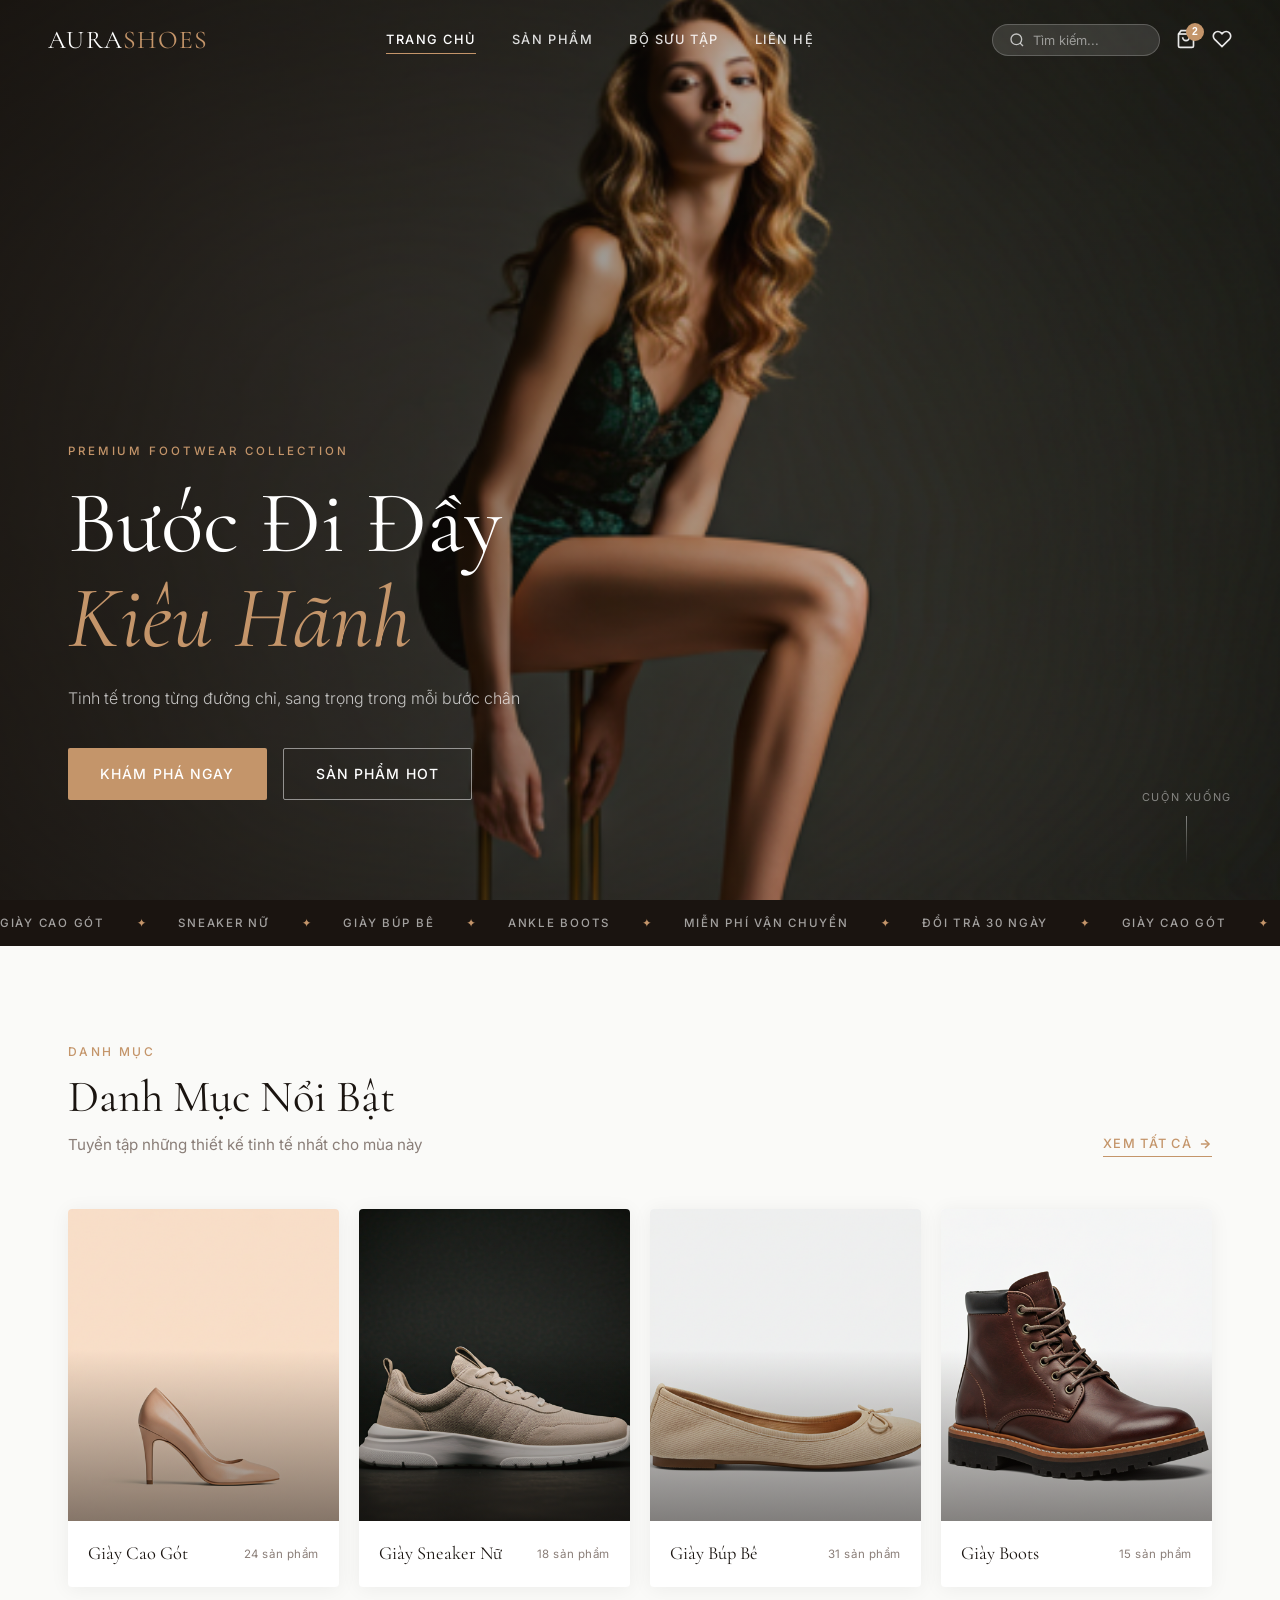
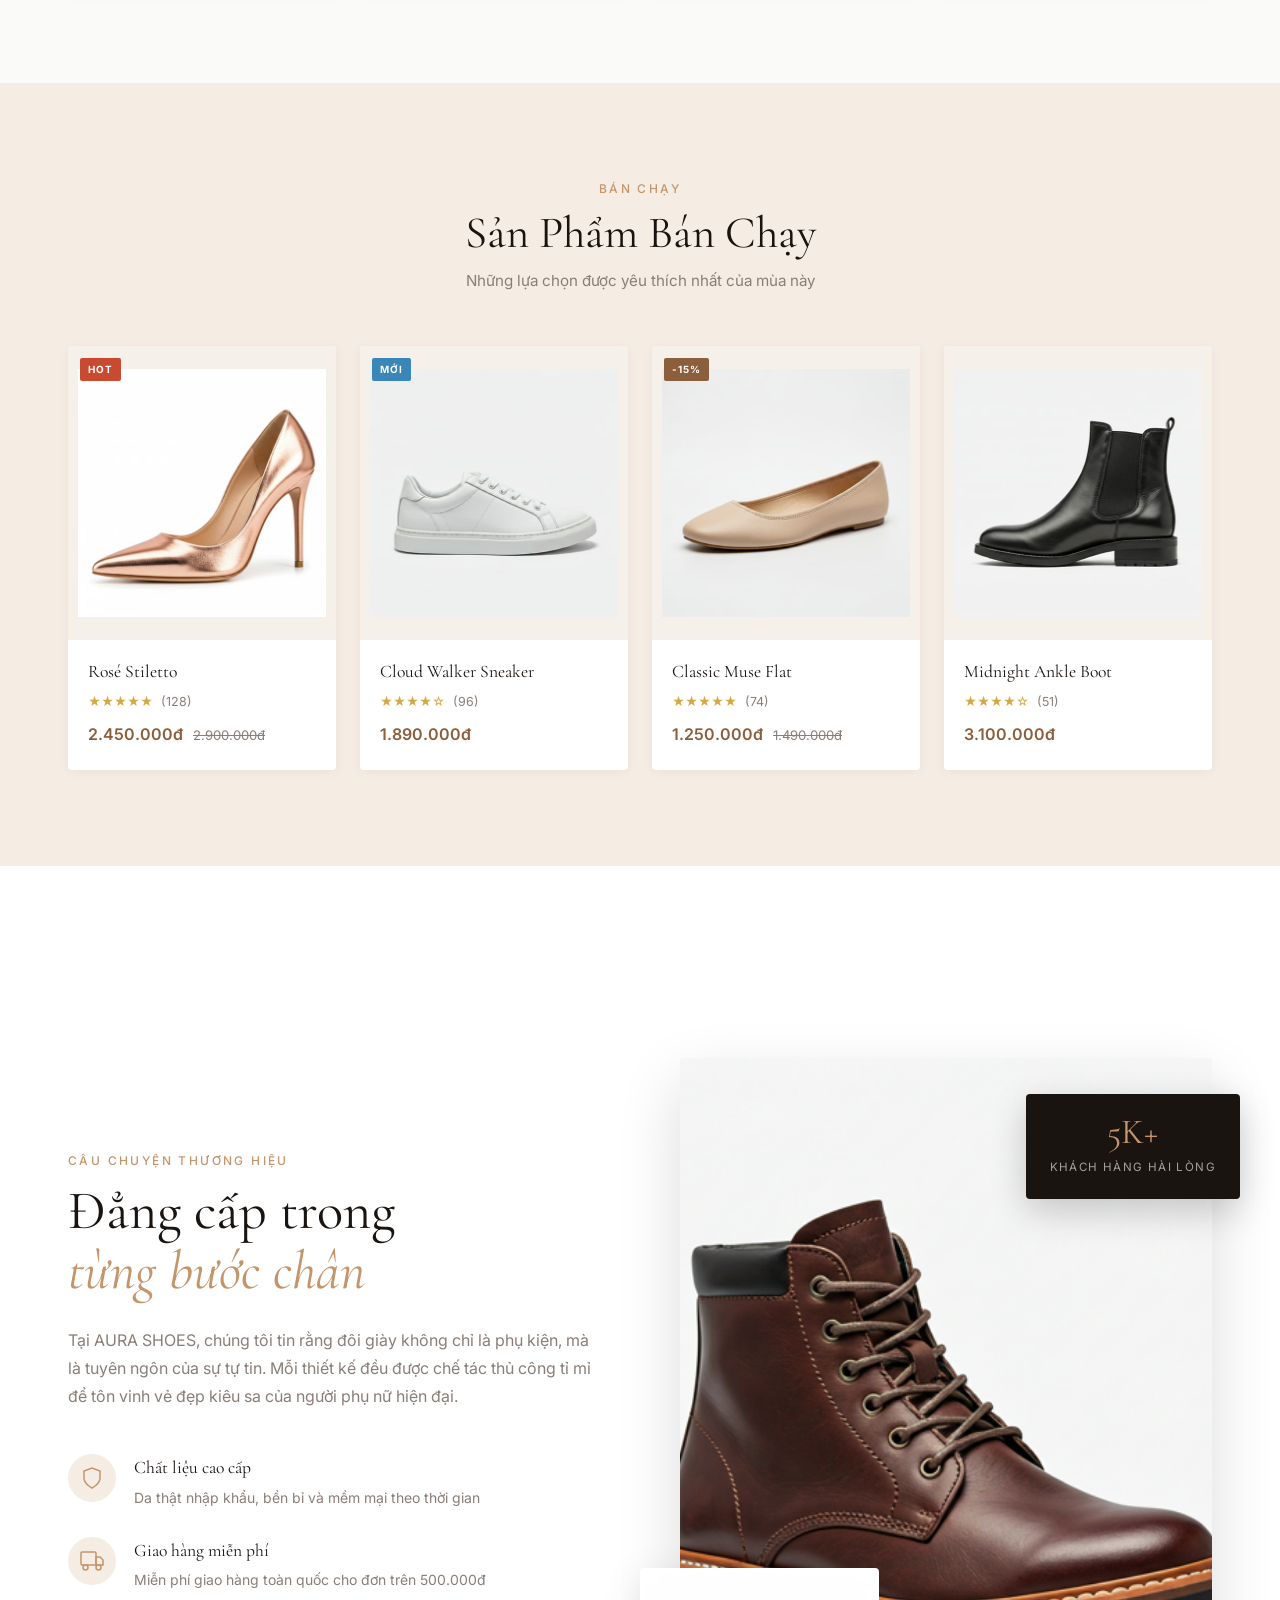
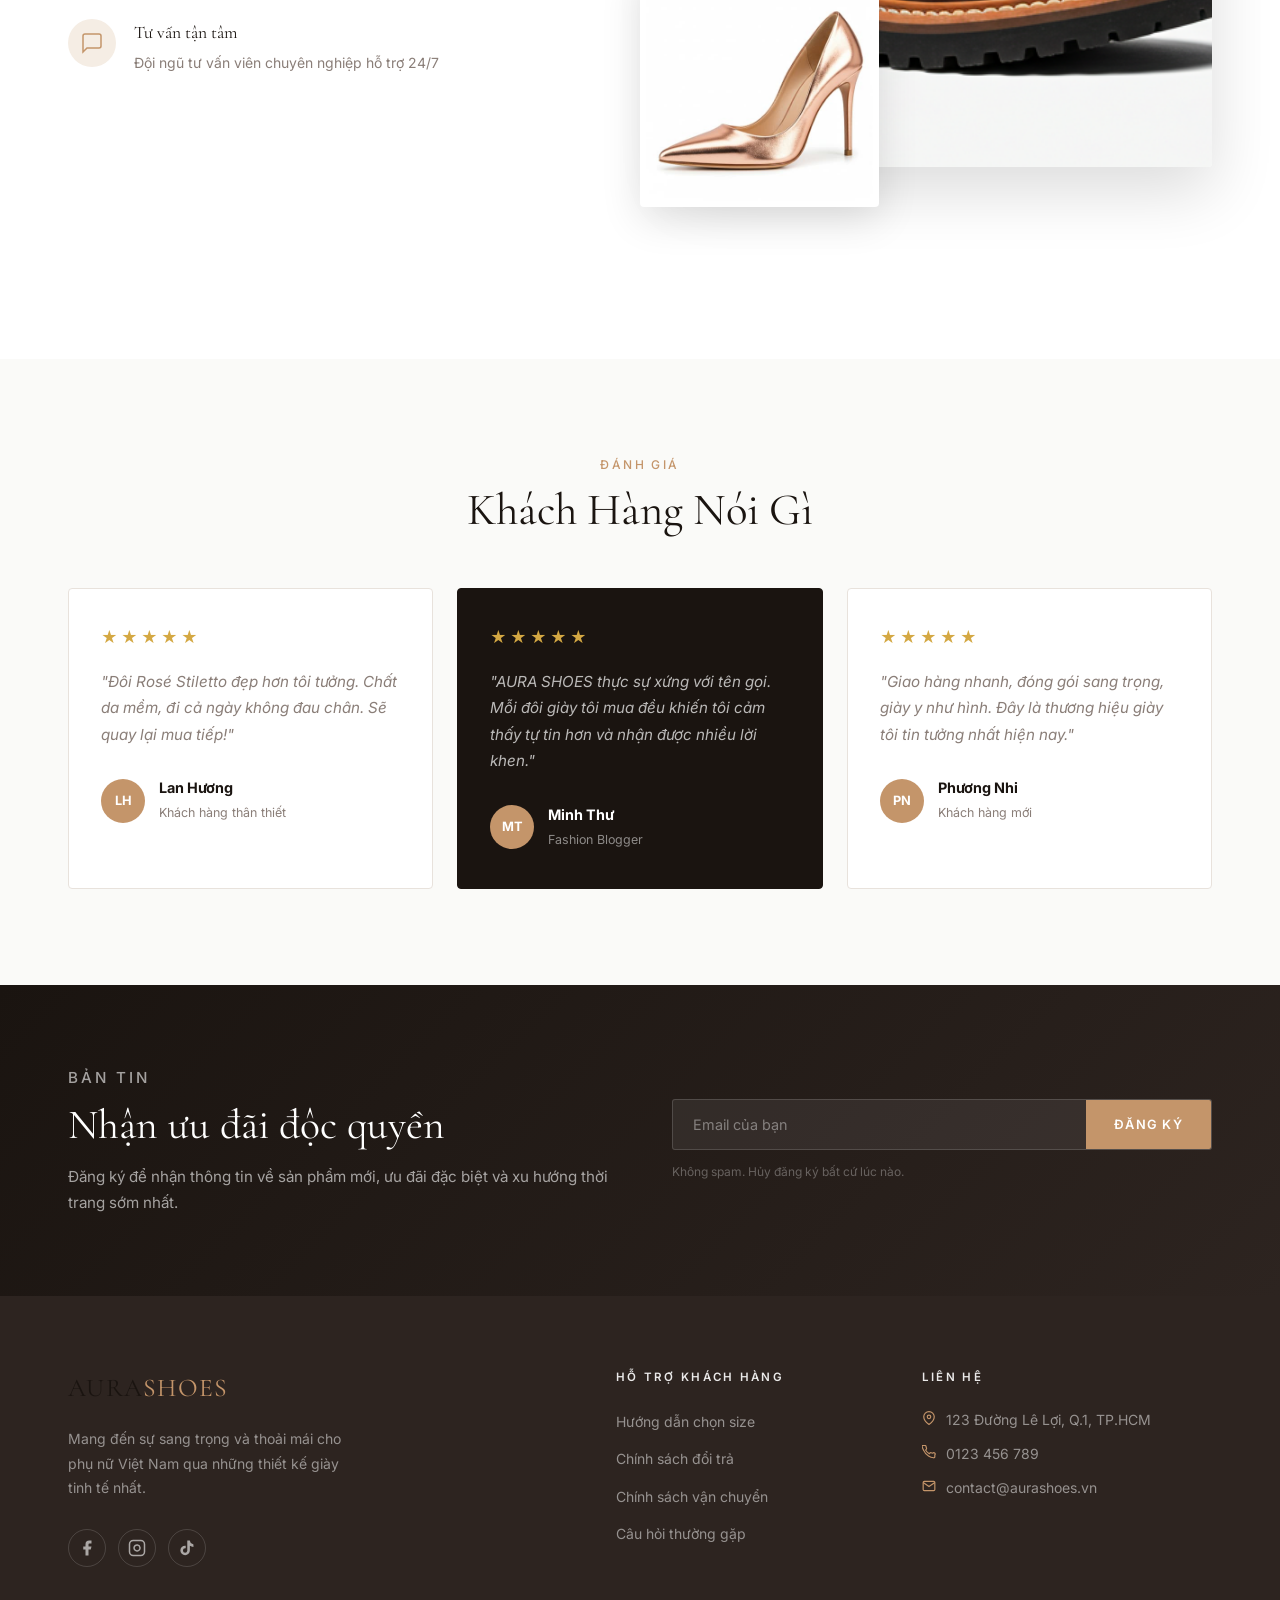
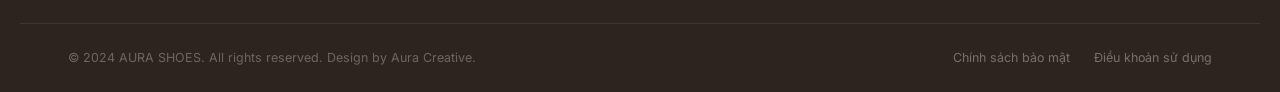
<file: index.html>
<!DOCTYPE html>
<html lang="vi">
<head>
  <meta charset="UTF-8" />
  <meta name="viewport" content="width=device-width, initial-scale=1.0" />
  <title>AURA SHOES – Bước Đi Đầy Kiêu Hãnh</title>
  <meta name="description" content="AURA SHOES – Thương hiệu giày cao cấp dành cho người phụ nữ hiện đại. Khám phá bộ sưu tập giày tinh tế, sang trọng nhất mùa này." />
  <link rel="preconnect" href="https://fonts.googleapis.com" />
  <link rel="preconnect" href="https://fonts.gstatic.com" crossorigin />
  <link href="https://fonts.googleapis.com/css2?family=Cormorant+Garamond:ital,wght@0,300;0,400;0,600;1,300;1,400&family=Inter:wght@300;400;500;600&display=swap" rel="stylesheet" />
  <link rel="stylesheet" href="./css/style.css" />
</head>
<body>

  <!-- ===== NAVBAR ===== -->
  <header class="navbar" id="navbar">
    <div class="navbar__inner">
      <a href="#" class="navbar__logo">
        <span class="logo-aura">AURA</span><span class="logo-shoes">SHOES</span>
      </a>

      <nav class="navbar__nav" id="navMenu">
        <a href="#" class="nav-link active">Trang chủ</a>
        <a href="#categories" class="nav-link">Sản phẩm</a>
        <a href="#bestseller" class="nav-link">Bộ sưu tập</a>
        <a href="#footer" class="nav-link">Liên hệ</a>
      </nav>

      <div class="navbar__actions">
        <div class="search-box">
          <svg width="16" height="16" viewBox="0 0 24 24" fill="none" stroke="currentColor" stroke-width="2"><circle cx="11" cy="11" r="8"/><line x1="21" y1="21" x2="16.65" y2="16.65"/></svg>
          <input type="text" placeholder="Tìm kiếm..." id="searchInput" />
        </div>
        <button class="cart-btn" id="cartBtn" aria-label="Giỏ hàng">
          <svg width="20" height="20" viewBox="0 0 24 24" fill="none" stroke="currentColor" stroke-width="2"><path d="M6 2L3 6v14a2 2 0 002 2h14a2 2 0 002-2V6l-3-4z"/><line x1="3" y1="6" x2="21" y2="6"/><path d="M16 10a4 4 0 01-8 0"/></svg>
          <span class="cart-count">2</span>
        </button>
        <button class="wishlist-btn" aria-label="Yêu thích">
          <svg width="20" height="20" viewBox="0 0 24 24" fill="none" stroke="currentColor" stroke-width="2"><path d="M20.84 4.61a5.5 5.5 0 00-7.78 0L12 5.67l-1.06-1.06a5.5 5.5 0 00-7.78 7.78l1.06 1.06L12 21.23l7.78-7.78 1.06-1.06a5.5 5.5 0 000-7.78z"/></svg>
        </button>
        <button class="hamburger" id="hamburger" aria-label="Menu">
          <span></span><span></span><span></span>
        </button>
      </div>
    </div>
  </header>

  <!-- ===== HERO ===== -->
  <section class="hero" id="hero">
    <div class="hero__bg">
      <img src="./images/v6_216.png" alt="Hero model wearing AURA SHOES" class="hero__img" />
      <div class="hero__overlay"></div>
    </div>
    <div class="hero__content">
      <p class="hero__eyebrow">Premium Footwear Collection</p>
      <h1 class="hero__title">
        Bước Đi Đầy<br />
        <em>Kiêu Hãnh</em>
      </h1>
      <p class="hero__sub">Tinh tế trong từng đường chỉ, sang trọng trong mỗi bước chân</p>
      <div class="hero__cta-group">
        <a href="#categories" class="btn btn--primary">Khám Phá Ngay</a>
        <a href="#bestseller" class="btn btn--ghost">Sản Phẩm Hot</a>
      </div>
    </div>
    <div class="hero__scroll-hint">
      <span>Cuộn xuống</span>
      <div class="scroll-line"></div>
    </div>
  </section>

  <!-- ===== MARQUEE STRIP ===== -->
  <div class="marquee-strip">
    <div class="marquee-track">
      <span>Giày Cao Gót</span><span class="dot">✦</span>
      <span>Sneaker Nữ</span><span class="dot">✦</span>
      <span>Giày Búp Bê</span><span class="dot">✦</span>
      <span>Ankle Boots</span><span class="dot">✦</span>
      <span>Miễn Phí Vận Chuyển</span><span class="dot">✦</span>
      <span>Đổi Trả 30 Ngày</span><span class="dot">✦</span>
      <span>Giày Cao Gót</span><span class="dot">✦</span>
      <span>Sneaker Nữ</span><span class="dot">✦</span>
      <span>Giày Búp Bê</span><span class="dot">✦</span>
      <span>Ankle Boots</span><span class="dot">✦</span>
      <span>Miễn Phí Vận Chuyển</span><span class="dot">✦</span>
      <span>Đổi Trả 30 Ngày</span><span class="dot">✦</span>
    </div>
  </div>

  <!-- ===== CATEGORIES ===== -->
  <section class="categories section" id="categories">
    <div class="container">
      <div class="section-header">
        <div>
          <p class="section-label">Danh Mục</p>
          <h2 class="section-title">Danh Mục Nổi Bật</h2>
          <p class="section-subtitle">Tuyển tập những thiết kế tinh tế nhất cho mùa này</p>
        </div>
        <a href="./products.html" class="link-more">Xem tất cả <svg width="14" height="14" viewBox="0 0 24 24" fill="none" stroke="currentColor" stroke-width="2.5"><line x1="5" y1="12" x2="19" y2="12"/><polyline points="12 5 19 12 12 19"/></svg></a>
      </div>

      <div class="cat-grid">
        <div class="cat-card" style="--delay:0s">
          <div class="cat-card__img-wrap">
            <img src="./images/v6_237.png" alt="Giày cao gót" loading="lazy" />
            <div class="cat-card__overlay"></div>
          </div>
          <div class="cat-card__body">
            <h3>Giày Cao Gót</h3>
            <span class="cat-count">24 sản phẩm</span>
          </div>
        </div>

        <div class="cat-card" style="--delay:.1s">
          <div class="cat-card__img-wrap">
            <img src="./images/v6_242.png" alt="Giày Sneaker nữ" loading="lazy" />
            <div class="cat-card__overlay"></div>
          </div>
          <div class="cat-card__body">
            <h3>Giày Sneaker Nữ</h3>
            <span class="cat-count">18 sản phẩm</span>
          </div>
        </div>

        <div class="cat-card" style="--delay:.2s">
          <div class="cat-card__img-wrap">
            <img src="./images/v6_247.png" alt="Giày búp bê" loading="lazy" />
            <div class="cat-card__overlay"></div>
          </div>
          <div class="cat-card__body">
            <h3>Giày Búp Bê</h3>
            <span class="cat-count">31 sản phẩm</span>
          </div>
        </div>

        <div class="cat-card" style="--delay:.3s">
          <div class="cat-card__img-wrap">
            <img src="./images/v6_252.png" alt="Giày Boots" loading="lazy" />
            <div class="cat-card__overlay"></div>
          </div>
          <div class="cat-card__body">
            <h3>Giày Boots</h3>
            <span class="cat-count">15 sản phẩm</span>
          </div>
        </div>
      </div>
    </div>
  </section>

  <!-- ===== BESTSELLER ===== -->
  <section class="bestseller section" id="bestseller">
    <div class="container">
      <div class="section-header centered">
        <div>
          <p class="section-label">Bán Chạy</p>
          <h2 class="section-title">Sản Phẩm Bán Chạy</h2>
          <p class="section-subtitle">Những lựa chọn được yêu thích nhất của mùa này</p>
        </div>
      </div>

      <div class="products-grid">

        <div class="product-card" style="--delay:0s">
          <div class="product-card__img-wrap">
            <img src="./images/v6_265.png" alt="Rosé Stiletto" loading="lazy" />
            <div class="product-card__badges">
              <span class="badge badge--hot">HOT</span>
            </div>
            <button class="product-card__quick-add" id="quickAdd1">
              <svg width="16" height="16" viewBox="0 0 24 24" fill="none" stroke="currentColor" stroke-width="2"><line x1="12" y1="5" x2="12" y2="19"/><line x1="5" y1="12" x2="19" y2="12"/></svg>
              Thêm vào giỏ
            </button>
          </div>
          <div class="product-card__body">
            <h3 class="product-card__name">Rosé Stiletto</h3>
            <div class="product-card__rating">
              ★★★★★ <span>(128)</span>
            </div>
            <div class="product-card__price-row">
              <span class="price-current">2.450.000đ</span>
              <span class="price-old">2.900.000đ</span>
            </div>
          </div>
        </div>

        <div class="product-card" style="--delay:.1s">
          <div class="product-card__img-wrap">
            <img src="./images/v6_277.png" alt="Cloud Walker Sneaker" loading="lazy" />
            <div class="product-card__badges">
              <span class="badge badge--new">MỚI</span>
            </div>
            <button class="product-card__quick-add" id="quickAdd2">
              <svg width="16" height="16" viewBox="0 0 24 24" fill="none" stroke="currentColor" stroke-width="2"><line x1="12" y1="5" x2="12" y2="19"/><line x1="5" y1="12" x2="19" y2="12"/></svg>
              Thêm vào giỏ
            </button>
          </div>
          <div class="product-card__body">
            <h3 class="product-card__name">Cloud Walker Sneaker</h3>
            <div class="product-card__rating">
              ★★★★☆ <span>(96)</span>
            </div>
            <div class="product-card__price-row">
              <span class="price-current">1.890.000đ</span>
            </div>
          </div>
        </div>

        <div class="product-card" style="--delay:.2s">
          <div class="product-card__img-wrap">
            <img src="./images/v6_289.png" alt="Classic Muse Flat" loading="lazy" />
            <div class="product-card__badges">
              <span class="badge badge--sale">-15%</span>
            </div>
            <button class="product-card__quick-add" id="quickAdd3">
              <svg width="16" height="16" viewBox="0 0 24 24" fill="none" stroke="currentColor" stroke-width="2"><line x1="12" y1="5" x2="12" y2="19"/><line x1="5" y1="12" x2="19" y2="12"/></svg>
              Thêm vào giỏ
            </button>
          </div>
          <div class="product-card__body">
            <h3 class="product-card__name">Classic Muse Flat</h3>
            <div class="product-card__rating">
              ★★★★★ <span>(74)</span>
            </div>
            <div class="product-card__price-row">
              <span class="price-current">1.250.000đ</span>
              <span class="price-old">1.490.000đ</span>
            </div>
          </div>
        </div>

        <div class="product-card" style="--delay:.3s">
          <div class="product-card__img-wrap">
            <img src="./images/v6_301.png" alt="Midnight Ankle Boot" loading="lazy" />
            <button class="product-card__quick-add" id="quickAdd4">
              <svg width="16" height="16" viewBox="0 0 24 24" fill="none" stroke="currentColor" stroke-width="2"><line x1="12" y1="5" x2="12" y2="19"/><line x1="5" y1="12" x2="19" y2="12"/></svg>
              Thêm vào giỏ
            </button>
          </div>
          <div class="product-card__body">
            <h3 class="product-card__name">Midnight Ankle Boot</h3>
            <div class="product-card__rating">
              ★★★★☆ <span>(51)</span>
            </div>
            <div class="product-card__price-row">
              <span class="price-current">3.100.000đ</span>
            </div>
          </div>
        </div>

      </div>
    </div>
  </section>

  <!-- ===== BRAND STATEMENT ===== -->
  <section class="brand-statement section">
    <div class="bs__inner">
      <div class="bs__text">
        <p class="section-label">Câu Chuyện Thương Hiệu</p>
        <h2 class="bs__title">Đẳng cấp trong<br /><em>từng bước chân</em></h2>
        <p class="bs__desc">Tại AURA SHOES, chúng tôi tin rằng đôi giày không chỉ là phụ kiện, mà là tuyên ngôn của sự tự tin. Mỗi thiết kế đều được chế tác thủ công tỉ mỉ để tôn vinh vẻ đẹp kiêu sa của người phụ nữ hiện đại.</p>

        <div class="bs__features">
          <div class="feature-item">
            <div class="feature-icon">
              <svg viewBox="0 0 24 24" fill="none" stroke="currentColor" stroke-width="1.5" width="24" height="24"><path d="M12 22s8-4 8-10V5l-8-3-8 3v7c0 6 8 10 8 10z"/></svg>
            </div>
            <div>
              <h4>Chất liệu cao cấp</h4>
              <p>Da thật nhập khẩu, bền bỉ và mềm mại theo thời gian</p>
            </div>
          </div>
          <div class="feature-item">
            <div class="feature-icon">
              <svg viewBox="0 0 24 24" fill="none" stroke="currentColor" stroke-width="1.5" width="24" height="24"><rect x="1" y="3" width="15" height="13" rx="1"/><path d="M16 8h4l3 3v5h-7V8z"/><circle cx="5.5" cy="18.5" r="2.5"/><circle cx="18.5" cy="18.5" r="2.5"/></svg>
            </div>
            <div>
              <h4>Giao hàng miễn phí</h4>
              <p>Miễn phí giao hàng toàn quốc cho đơn trên 500.000đ</p>
            </div>
          </div>
          <div class="feature-item">
            <div class="feature-icon">
              <svg viewBox="0 0 24 24" fill="none" stroke="currentColor" stroke-width="1.5" width="24" height="24"><path d="M21 15a2 2 0 01-2 2H7l-4 4V5a2 2 0 012-2h14a2 2 0 012 2z"/></svg>
            </div>
            <div>
              <h4>Tư vấn tận tâm</h4>
              <p>Đội ngũ tư vấn viên chuyên nghiệp hỗ trợ 24/7</p>
            </div>
          </div>
        </div>
      </div>

      <div class="bs__visual">
        <div class="bs__img-stack">
          <div class="bs__img-main">
            <img src="./images/v6_252.png" alt="AURA SHOES premium design" />
          </div>
          <div class="bs__img-accent">
            <img src="./images/v6_265.png" alt="AURA SHOES detail" />
          </div>
          <div class="bs__stat">
            <span class="stat-number">5K+</span>
            <span class="stat-label">Khách hàng hài lòng</span>
          </div>
        </div>
      </div>
    </div>
  </section>

  <!-- ===== TESTIMONIALS ===== -->
  <section class="testimonials section">
    <div class="container">
      <div class="section-header centered">
        <div>
          <p class="section-label">Đánh Giá</p>
          <h2 class="section-title">Khách Hàng Nói Gì</h2>
        </div>
      </div>
      <div class="testi-grid">
        <div class="testi-card">
          <div class="testi-stars">★★★★★</div>
          <p>"Đôi Rosé Stiletto đẹp hơn tôi tưởng. Chất da mềm, đi cả ngày không đau chân. Sẽ quay lại mua tiếp!"</p>
          <div class="testi-author">
            <div class="testi-avatar">LH</div>
            <div>
              <strong>Lan Hương</strong>
              <span>Khách hàng thân thiết</span>
            </div>
          </div>
        </div>
        <div class="testi-card testi-card--featured">
          <div class="testi-stars">★★★★★</div>
          <p>"AURA SHOES thực sự xứng với tên gọi. Mỗi đôi giày tôi mua đều khiến tôi cảm thấy tự tin hơn và nhận được nhiều lời khen."</p>
          <div class="testi-author">
            <div class="testi-avatar">MT</div>
            <div>
              <strong>Minh Thư</strong>
              <span>Fashion Blogger</span>
            </div>
          </div>
        </div>
        <div class="testi-card">
          <div class="testi-stars">★★★★★</div>
          <p>"Giao hàng nhanh, đóng gói sang trọng, giày y như hình. Đây là thương hiệu giày tôi tin tưởng nhất hiện nay."</p>
          <div class="testi-author">
            <div class="testi-avatar">PN</div>
            <div>
              <strong>Phương Nhi</strong>
              <span>Khách hàng mới</span>
            </div>
          </div>
        </div>
      </div>
    </div>
  </section>

  <!-- ===== NEWSLETTER ===== -->
  <section class="newsletter section">
    <div class="newsletter__inner">
      <div class="nl__text">
        <p class="section-label" style="color:rgba(255,255,255,.6)">Bản Tin</p>
        <h2>Nhận ưu đãi độc quyền</h2>
        <p>Đăng ký để nhận thông tin về sản phẩm mới, ưu đãi đặc biệt và xu hướng thời trang sớm nhất.</p>
      </div>
      <form class="nl__form" id="nlForm">
        <div class="nl__input-wrap">
          <input type="email" placeholder="Email của bạn" id="nlEmail" required />
          <button type="submit" id="nlSubmit">Đăng Ký</button>
        </div>
        <p class="nl__note">Không spam. Hủy đăng ký bất cứ lúc nào.</p>
      </form>
    </div>
  </section>

  <!-- ===== FOOTER ===== -->
  <footer class="footer" id="footer">
    <div class="footer__top">
      <div class="footer__brand">
        <a href="#" class="navbar__logo footer-logo">
          <span class="logo-aura">AURA</span><span class="logo-shoes">SHOES</span>
        </a>
        <p>Mang đến sự sang trọng và thoải mái cho phụ nữ Việt Nam qua những thiết kế giày tinh tế nhất.</p>
        <div class="footer__socials">
          <a href="#" aria-label="Facebook" class="social-link">
            <svg viewBox="0 0 24 24" fill="currentColor" width="18" height="18"><path d="M18 2h-3a5 5 0 00-5 5v3H7v4h3v8h4v-8h3l1-4h-4V7a1 1 0 011-1h3z"/></svg>
          </a>
          <a href="#" aria-label="Instagram" class="social-link">
            <svg viewBox="0 0 24 24" fill="none" stroke="currentColor" stroke-width="2" width="18" height="18"><rect x="2" y="2" width="20" height="20" rx="5" ry="5"/><path d="M16 11.37A4 4 0 1112.63 8 4 4 0 0116 11.37z"/><line x1="17.5" y1="6.5" x2="17.51" y2="6.5"/></svg>
          </a>
          <a href="#" aria-label="TikTok" class="social-link">
            <svg viewBox="0 0 24 24" fill="currentColor" width="18" height="18"><path d="M19.59 6.69a4.83 4.83 0 01-3.77-4.25V2h-3.45v13.67a2.89 2.89 0 01-2.88 2.5 2.89 2.89 0 01-2.89-2.89 2.89 2.89 0 012.89-2.89c.28 0 .54.04.79.1V9.01a6.33 6.33 0 00-.79-.05 6.34 6.34 0 00-6.34 6.34 6.34 6.34 0 006.34 6.34 6.34 6.34 0 006.33-6.34V9.12a8.16 8.16 0 004.77 1.52V7.21a4.85 4.85 0 01-1-.52z"/></svg>
          </a>
        </div>
      </div>

      <div class="footer__col">
        <h4>Hỗ Trợ Khách Hàng</h4>
        <ul>
          <li><a href="#">Hướng dẫn chọn size</a></li>
          <li><a href="#">Chính sách đổi trả</a></li>
          <li><a href="#">Chính sách vận chuyển</a></li>
          <li><a href="#">Câu hỏi thường gặp</a></li>
        </ul>
      </div>

      <div class="footer__col">
        <h4>Liên Hệ</h4>
        <ul class="contact-list">
          <li>
            <svg width="14" height="14" viewBox="0 0 24 24" fill="none" stroke="currentColor" stroke-width="2"><path d="M21 10c0 7-9 13-9 13s-9-6-9-13a9 9 0 0118 0z"/><circle cx="12" cy="10" r="3"/></svg>
            123 Đường Lê Lợi, Q.1, TP.HCM
          </li>
          <li>
            <svg width="14" height="14" viewBox="0 0 24 24" fill="none" stroke="currentColor" stroke-width="2"><path d="M22 16.92v3a2 2 0 01-2.18 2 19.79 19.79 0 01-8.63-3.07A19.5 19.5 0 013.07 9.63a19.79 19.79 0 01-3.07-8.67A2 2 0 012 .84h3a2 2 0 012 1.72c.127.96.361 1.903.7 2.81a2 2 0 01-.45 2.11L6.09 8.69a16 16 0 006.29 6.29l1.21-1.21a2 2 0 012.11-.45c.907.339 1.85.573 2.81.7A2 2 0 0122 16.92z"/></svg>
            0123 456 789
          </li>
          <li>
            <svg width="14" height="14" viewBox="0 0 24 24" fill="none" stroke="currentColor" stroke-width="2"><path d="M4 4h16c1.1 0 2 .9 2 2v12c0 1.1-.9 2-2 2H4c-1.1 0-2-.9-2-2V6c0-1.1.9-2 2-2z"/><polyline points="22,6 12,13 2,6"/></svg>
            contact@aurashoes.vn
          </li>
        </ul>
      </div>
    </div>

    <div class="footer__bottom">
      <p>© 2024 AURA SHOES. All rights reserved. Design by Aura Creative.</p>
      <div class="footer__bottom-links">
        <a href="#">Chính sách bảo mật</a>
        <a href="#">Điều khoản sử dụng</a>
      </div>
    </div>
  </footer>

  <!-- Toast notification -->
  <div class="toast" id="toast">
    <svg width="16" height="16" viewBox="0 0 24 24" fill="none" stroke="currentColor" stroke-width="2.5"><polyline points="20 6 9 17 4 12"/></svg>
    Đã thêm vào giỏ hàng!
  </div>

  <script>
    // Navbar scroll effect
    const navbar = document.getElementById('navbar');
    window.addEventListener('scroll', () => {
      navbar.classList.toggle('scrolled', window.scrollY > 60);
    });

    // Hamburger menu
    const hamburger = document.getElementById('hamburger');
    const navMenu = document.getElementById('navMenu');
    hamburger.addEventListener('click', () => {
      hamburger.classList.toggle('open');
      navMenu.classList.toggle('open');
    });

    // Scroll reveal with IntersectionObserver
    const reveals = document.querySelectorAll('.cat-card, .product-card, .testi-card, .feature-item, .bs__visual');
    const observer = new IntersectionObserver((entries) => {
      entries.forEach(e => {
        if (e.isIntersecting) {
          e.target.classList.add('visible');
          observer.unobserve(e.target);
        }
      });
    }, { threshold: 0.12 });
    reveals.forEach(el => observer.observe(el));

    // Add to cart toast
    function showToast() {
      const toast = document.getElementById('toast');
      toast.classList.add('show');
      setTimeout(() => toast.classList.remove('show'), 2500);
    }
    document.querySelectorAll('.product-card__quick-add').forEach(btn => {
      btn.addEventListener('click', () => {
        showToast();
        const count = document.querySelector('.cart-count');
        count.textContent = parseInt(count.textContent) + 1;
        count.classList.add('bounce');
        setTimeout(() => count.classList.remove('bounce'), 400);
      });
    });

    // Newsletter form
    document.getElementById('nlForm').addEventListener('submit', (e) => {
      e.preventDefault();
      const btn = document.getElementById('nlSubmit');
      btn.textContent = '✓ Đã đăng ký!';
      btn.style.background = '#4CAF50';
      setTimeout(() => {
        btn.textContent = 'Đăng Ký';
        btn.style.background = '';
        document.getElementById('nlEmail').value = '';
      }, 2500);
    });

    // Smooth scroll for nav links
    document.querySelectorAll('a[href^="#"]').forEach(link => {
      link.addEventListener('click', e => {
        const target = document.querySelector(link.getAttribute('href'));
        if (target) {
          e.preventDefault();
          target.scrollIntoView({ behavior: 'smooth' });
        }
      });
    });
  </script>
</body>
</html>
</file>
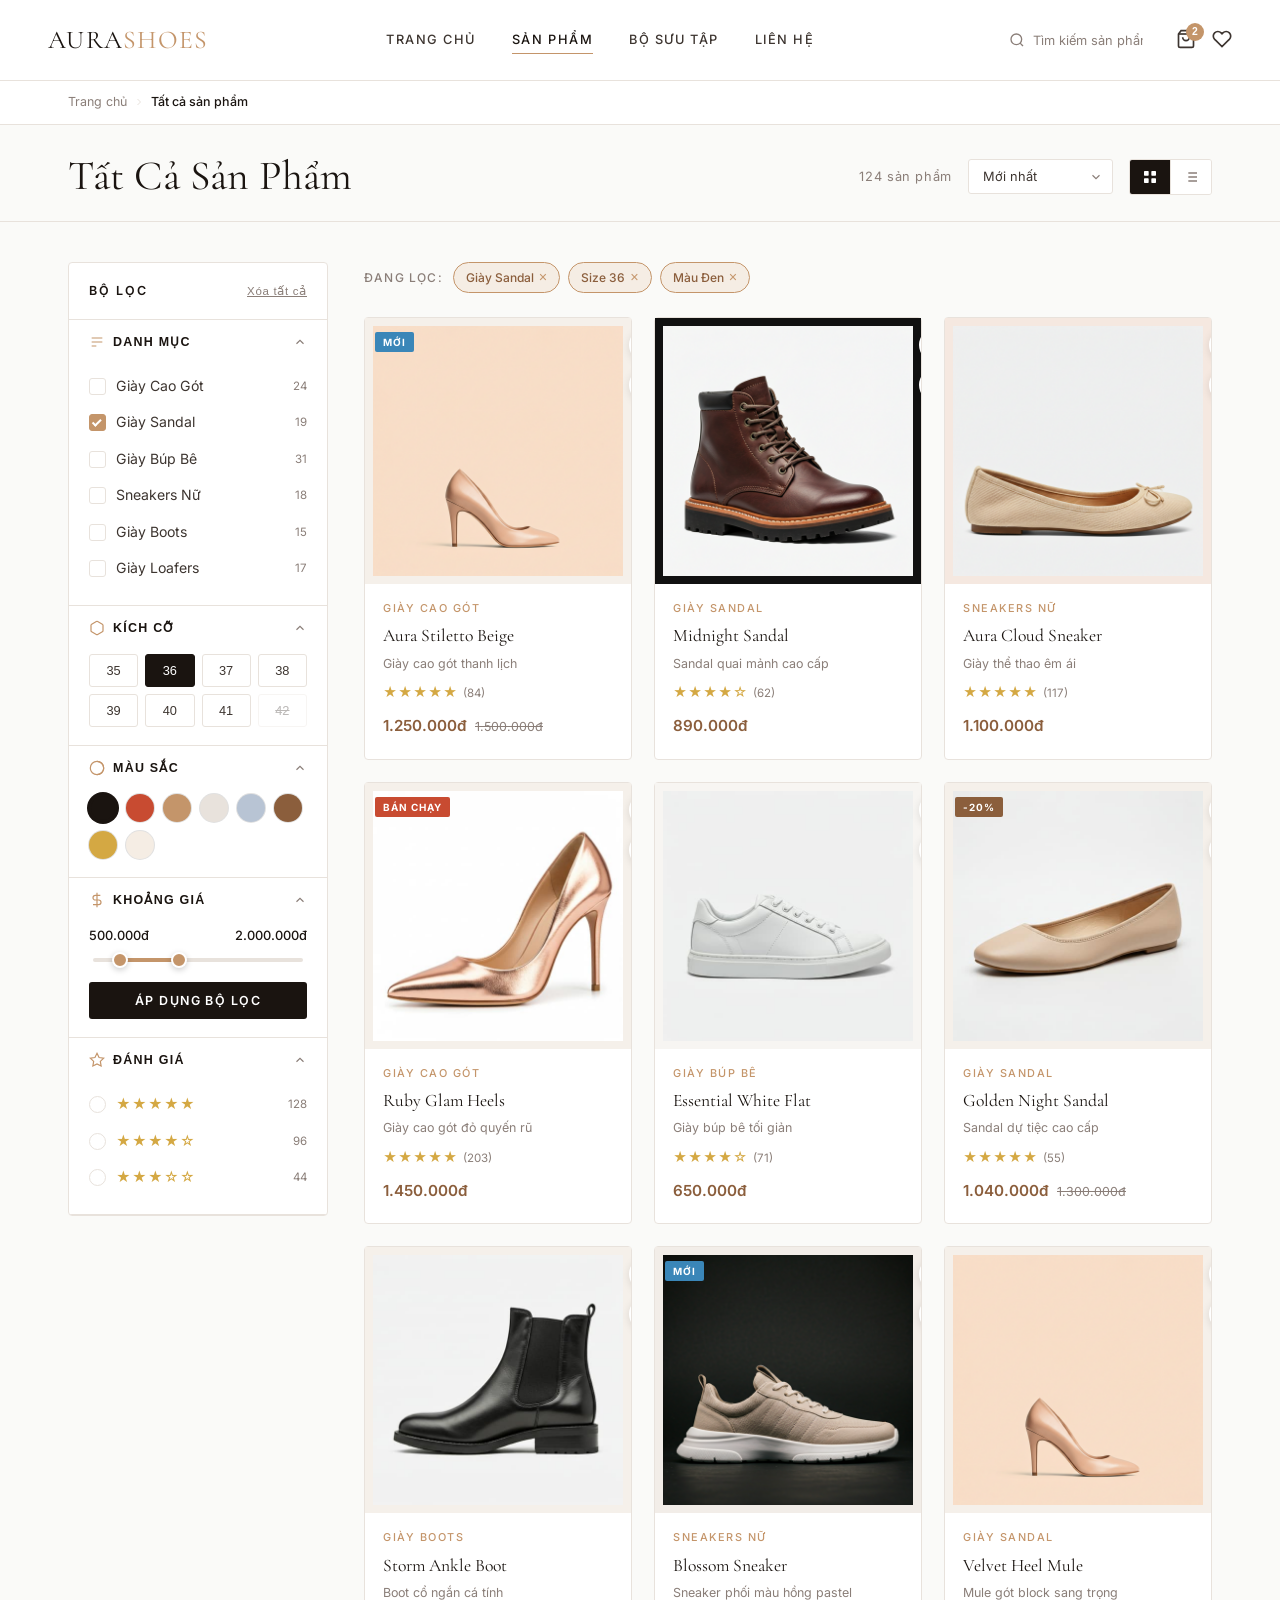
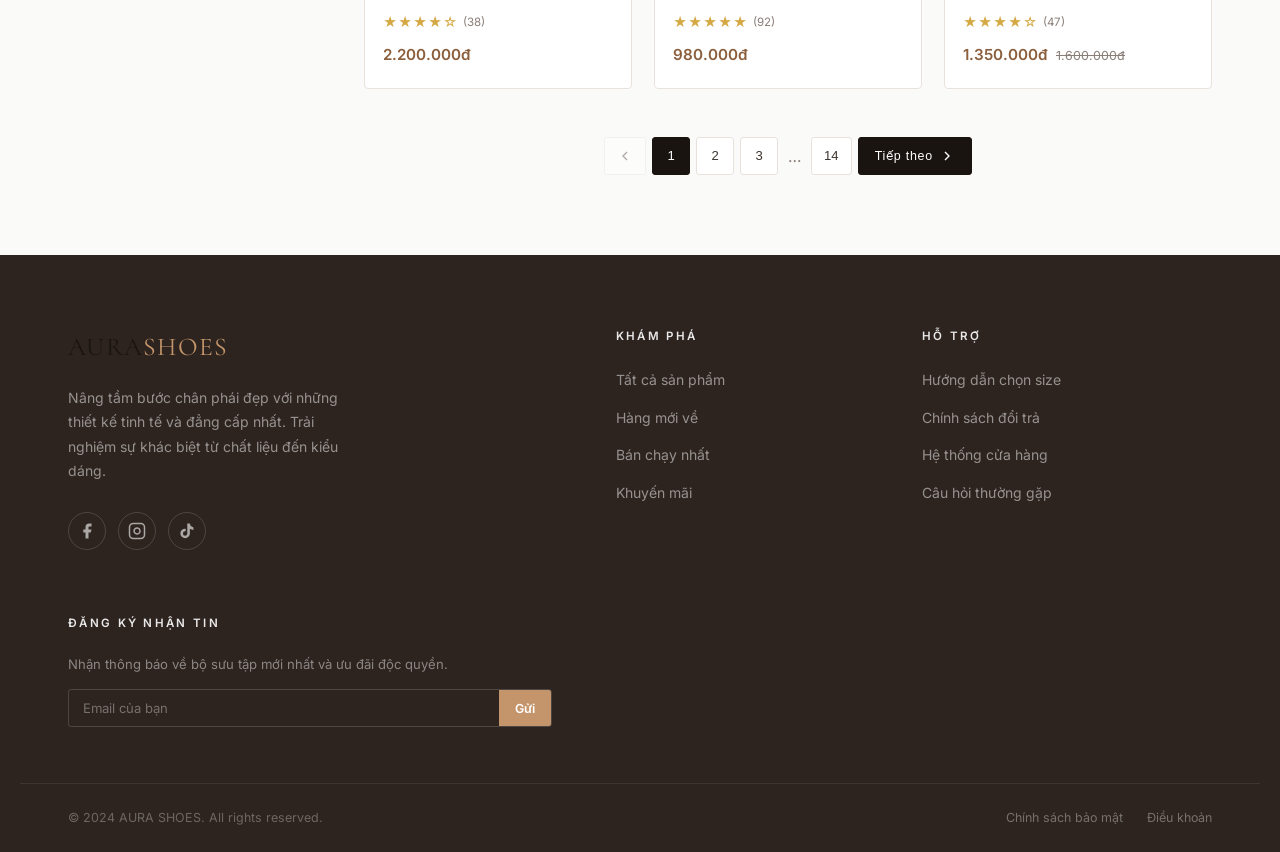
<file: products.html>
<!DOCTYPE html>
<html lang="vi">
<head>
  <meta charset="UTF-8" />
  <meta name="viewport" content="width=device-width, initial-scale=1.0" />
  <title>Tất Cả Sản Phẩm – AURA SHOES</title>
  <meta name="description" content="Khám phá toàn bộ bộ sưu tập giày cao cấp của AURA SHOES. Lọc theo danh mục, size, màu sắc và khoảng giá." />
  <link rel="preconnect" href="https://fonts.googleapis.com" />
  <link rel="preconnect" href="https://fonts.gstatic.com" crossorigin />
  <link href="https://fonts.googleapis.com/css2?family=Cormorant+Garamond:ital,wght@0,300;0,400;0,600;1,400&family=Inter:wght@300;400;500;600&display=swap" rel="stylesheet" />
  <link rel="stylesheet" href="./css/style.css" />
  <link rel="stylesheet" href="./css/products.css" />
</head>
<body class="page-products">

  <!-- NAVBAR -->
  <header class="navbar scrolled" id="navbar">
    <div class="navbar__inner">
      <a href="./index.html" class="navbar__logo">
        <span class="logo-aura" style="color:var(--clr-dark)">AURA</span><span class="logo-shoes">SHOES</span>
      </a>

      <nav class="navbar__nav" id="navMenu">
        <a href="./index.html" class="nav-link">Trang chủ</a>
        <a href="./products.html" class="nav-link active">Sản phẩm</a>
        <a href="#" class="nav-link">Bộ Sưu tập</a>
        <a href="#" class="nav-link">Liên hệ</a>
      </nav>
      <div class="navbar__actions">
        <div class="search-box">
          <svg width="16" height="16" viewBox="0 0 24 24" fill="none" stroke="currentColor" stroke-width="2"><circle cx="11" cy="11" r="8"/><line x1="21" y1="21" x2="16.65" y2="16.65"/></svg>
          <input type="text" placeholder="Tìm kiếm sản phẩm..." id="searchInput" />
        </div>
        <button class="cart-btn" aria-label="Giỏ hàng">
          <svg width="20" height="20" viewBox="0 0 24 24" fill="none" stroke="currentColor" stroke-width="2"><path d="M6 2L3 6v14a2 2 0 002 2h14a2 2 0 002-2V6l-3-4z"/><line x1="3" y1="6" x2="21" y2="6"/><path d="M16 10a4 4 0 01-8 0"/></svg>
          <span class="cart-count">2</span>
        </button>
        <button class="wishlist-btn" aria-label="Yêu thích">
          <svg width="20" height="20" viewBox="0 0 24 24" fill="none" stroke="currentColor" stroke-width="2"><path d="M20.84 4.61a5.5 5.5 0 00-7.78 0L12 5.67l-1.06-1.06a5.5 5.5 0 00-7.78 7.78l1.06 1.06L12 21.23l7.78-7.78 1.06-1.06a5.5 5.5 0 000-7.78z"/></svg>
        </button>
        <button class="hamburger" id="hamburger" aria-label="Menu"><span></span><span></span><span></span></button>
      </div>
    </div>
  </header>

  <!-- BREADCRUMB -->
  <div class="breadcrumb-bar">
    <div class="container">
      <nav class="breadcrumb">
        <a href="./index.html">Trang chủ</a>
        <span class="bc-sep">
          <svg width="12" height="12" viewBox="0 0 24 24" fill="none" stroke="currentColor" stroke-width="2"><polyline points="9 18 15 12 9 6"/></svg>
        </span>
        <span class="bc-current">Tất cả sản phẩm</span>
      </nav>
    </div>
  </div>

  <!-- PAGE HEADER -->
  <div class="page-header">
    <div class="container">
      <div class="ph__left">
        <h1 class="ph__title">Tất Cả Sản Phẩm</h1>
      </div>
      <div class="ph__right">
        <span class="ph__count" id="productCount">124 sản phẩm</span>
        <div class="sort-wrap">
          <label for="sortSelect" class="sr-only">Sắp xếp</label>
          <select id="sortSelect" class="sort-select">
            <option value="newest">Mới nhất</option>
            <option value="price-asc">Giá thấp → cao</option>
            <option value="price-desc">Giá cao → thấp</option>
            <option value="popular">Phổ biến nhất</option>
          </select>
          <svg class="sort-arrow" width="14" height="14" viewBox="0 0 24 24" fill="none" stroke="currentColor" stroke-width="2"><polyline points="6 9 12 15 18 9"/></svg>
        </div>
        <div class="view-toggle">
          <button class="view-btn active" id="viewGrid" title="Lưới 3 cột">
            <svg width="16" height="16" viewBox="0 0 24 24" fill="currentColor"><rect x="3" y="3" width="7" height="7" rx="1"/><rect x="14" y="3" width="7" height="7" rx="1"/><rect x="3" y="14" width="7" height="7" rx="1"/><rect x="14" y="14" width="7" height="7" rx="1"/></svg>
          </button>
          <button class="view-btn" id="viewList" title="Danh sách">
            <svg width="16" height="16" viewBox="0 0 24 24" fill="none" stroke="currentColor" stroke-width="2"><line x1="8" y1="6" x2="21" y2="6"/><line x1="8" y1="12" x2="21" y2="12"/><line x1="8" y1="18" x2="21" y2="18"/><line x1="3" y1="6" x2="3.01" y2="6"/><line x1="3" y1="12" x2="3.01" y2="12"/><line x1="3" y1="18" x2="3.01" y2="18"/></svg>
          </button>
        </div>
      </div>
    </div>
  </div>

  <!-- MAIN CONTENT -->
  <main class="shop-layout">
    <div class="container">
      <div class="shop-inner">

        <!-- SIDEBAR FILTER -->
        <aside class="filter-sidebar" id="filterSidebar">
          <div class="filter-sidebar__header">
            <h2>Bộ Lọc</h2>
            <button class="filter-reset" id="filterReset">Xóa tất cả</button>
          </div>

          <!-- Category -->
          <div class="filter-group">
            <button class="filter-group__toggle" aria-expanded="true">
              <span>
                <svg width="16" height="16" viewBox="0 0 24 24" fill="none" stroke="currentColor" stroke-width="1.8"><path d="M4 6h16M4 12h16M4 18h7"/></svg>
                Danh mục
              </span>
              <svg class="chevron" width="14" height="14" viewBox="0 0 24 24" fill="none" stroke="currentColor" stroke-width="2"><polyline points="18 15 12 9 6 15"/></svg>
            </button>
            <div class="filter-group__body open">
              <label class="check-item"><input type="checkbox" name="cat" value="heels" /><span class="checkmark"></span>Giày Cao Gót<em>24</em></label>
              <label class="check-item"><input type="checkbox" name="cat" value="sandal" checked /><span class="checkmark"></span>Giày Sandal<em>19</em></label>
              <label class="check-item"><input type="checkbox" name="cat" value="flat" /><span class="checkmark"></span>Giày Búp Bê<em>31</em></label>
              <label class="check-item"><input type="checkbox" name="cat" value="sneaker" /><span class="checkmark"></span>Sneakers Nữ<em>18</em></label>
              <label class="check-item"><input type="checkbox" name="cat" value="boots" /><span class="checkmark"></span>Giày Boots<em>15</em></label>
              <label class="check-item"><input type="checkbox" name="cat" value="loafers" /><span class="checkmark"></span>Giày Loafers<em>17</em></label>
            </div>
          </div>

          <!-- Size -->
          <div class="filter-group">
            <button class="filter-group__toggle" aria-expanded="true">
              <span>
                <svg width="16" height="16" viewBox="0 0 24 24" fill="none" stroke="currentColor" stroke-width="1.8"><path d="M21 16V8a2 2 0 00-1-1.73l-7-4a2 2 0 00-2 0l-7 4A2 2 0 003 8v8a2 2 0 001 1.73l7 4a2 2 0 002 0l7-4A2 2 0 0021 16z"/></svg>
                Kích cỡ
              </span>
              <svg class="chevron" width="14" height="14" viewBox="0 0 24 24" fill="none" stroke="currentColor" stroke-width="2"><polyline points="18 15 12 9 6 15"/></svg>
            </button>
            <div class="filter-group__body open">
              <div class="size-grid">
                <button class="size-btn">35</button>
                <button class="size-btn active">36</button>
                <button class="size-btn">37</button>
                <button class="size-btn">38</button>
                <button class="size-btn">39</button>
                <button class="size-btn">40</button>
                <button class="size-btn">41</button>
                <button class="size-btn disabled" disabled>42</button>
              </div>
            </div>
          </div>

          <!-- Color -->
          <div class="filter-group">
            <button class="filter-group__toggle" aria-expanded="true">
              <span>
                <svg width="16" height="16" viewBox="0 0 24 24" fill="none" stroke="currentColor" stroke-width="1.8"><circle cx="12" cy="12" r="10"/><path d="M12 2a10 10 0 010 20"/></svg>
                Màu sắc
              </span>
              <svg class="chevron" width="14" height="14" viewBox="0 0 24 24" fill="none" stroke="currentColor" stroke-width="2"><polyline points="18 15 12 9 6 15"/></svg>
            </button>
            <div class="filter-group__body open">
              <div class="color-grid">
                <button class="color-btn active" style="--c:#1A1410" title="Đen" aria-label="Đen"></button>
                <button class="color-btn" style="--c:#C84B31" title="Đỏ" aria-label="Đỏ"></button>
                <button class="color-btn" style="--c:#C4956A" title="Be" aria-label="Be"></button>
                <button class="color-btn" style="--c:#E8E2DC" title="Kem" aria-label="Kem"></button>
                <button class="color-btn" style="--c:#B8C4D4" title="Xanh nhạt" aria-label="Xanh nhạt"></button>
                <button class="color-btn" style="--c:#8B5E3C" title="Nâu" aria-label="Nâu"></button>
                <button class="color-btn" style="--c:#D4A843" title="Vàng gold" aria-label="Vàng gold"></button>
                <button class="color-btn" style="--c:#F5EDE4" title="Hồng nhạt" aria-label="Hồng nhạt"></button>
              </div>
            </div>
          </div>

          <!-- Price range -->
          <div class="filter-group">
            <button class="filter-group__toggle" aria-expanded="true">
              <span>
                <svg width="16" height="16" viewBox="0 0 24 24" fill="none" stroke="currentColor" stroke-width="1.8"><line x1="12" y1="1" x2="12" y2="23"/><path d="M17 5H9.5a3.5 3.5 0 000 7h5a3.5 3.5 0 010 7H6"/></svg>
                Khoảng giá
              </span>
              <svg class="chevron" width="14" height="14" viewBox="0 0 24 24" fill="none" stroke="currentColor" stroke-width="2"><polyline points="18 15 12 9 6 15"/></svg>
            </button>
            <div class="filter-group__body open">
              <div class="price-range">
                <div class="price-labels">
                  <span id="priceMin">500.000đ</span>
                  <span id="priceMax">2.000.000đ</span>
                </div>
                <div class="range-track">
                  <div class="range-fill" id="rangeFill"></div>
                  <input type="range" min="0" max="5000000" value="500000" step="100000" class="range-slider" id="sliderMin" />
                  <input type="range" min="0" max="5000000" value="2000000" step="100000" class="range-slider" id="sliderMax" />
                </div>
              </div>
              <button class="apply-btn" id="applyFilter">Áp dụng bộ lọc</button>
            </div>
          </div>

          <!-- Rating -->
          <div class="filter-group">
            <button class="filter-group__toggle" aria-expanded="true">
              <span>
                <svg width="16" height="16" viewBox="0 0 24 24" fill="none" stroke="currentColor" stroke-width="1.8"><polygon points="12 2 15.09 8.26 22 9.27 17 14.14 18.18 21.02 12 17.77 5.82 21.02 7 14.14 2 9.27 8.91 8.26 12 2"/></svg>
                Đánh giá
              </span>
              <svg class="chevron" width="14" height="14" viewBox="0 0 24 24" fill="none" stroke="currentColor" stroke-width="2"><polyline points="18 15 12 9 6 15"/></svg>
            </button>
            <div class="filter-group__body open">
              <label class="check-item rating-item"><input type="radio" name="rating" value="5" /><span class="checkmark"></span><span class="stars">★★★★★</span><em>128</em></label>
              <label class="check-item rating-item"><input type="radio" name="rating" value="4" /><span class="checkmark"></span><span class="stars">★★★★☆</span><em>96</em></label>
              <label class="check-item rating-item"><input type="radio" name="rating" value="3" /><span class="checkmark"></span><span class="stars">★★★☆☆</span><em>44</em></label>
            </div>
          </div>

          <!-- Mobile apply -->
          <button class="apply-btn mobile-apply" id="mobileApply">Xem kết quả</button>
        </aside>

        <!-- PRODUCT GRID -->
        <section class="product-section">

          <!-- Active filters -->
          <div class="active-filters" id="activeFilters">
            <span class="af-label">Đang lọc:</span>
            <div class="af-tags">
              <span class="af-tag">Giày Sandal <button class="af-remove">×</button></span>
              <span class="af-tag">Size 36 <button class="af-remove">×</button></span>
              <span class="af-tag">Màu Đen <button class="af-remove">×</button></span>
            </div>
          </div>

          <div class="prod-grid" id="prodGrid">

            <!-- Product 1 -->
            <article class="pcard">
              <div class="pcard__img-wrap">
                <img src="./images/v6_237.png" alt="Aura Stiletto Beige" />

                <div class="pcard__actions">
                  <button class="pca-btn" title="Yêu thích">
                    <svg width="16" height="16" viewBox="0 0 24 24" fill="none" stroke="currentColor" stroke-width="2"><path d="M20.84 4.61a5.5 5.5 0 00-7.78 0L12 5.67l-1.06-1.06a5.5 5.5 0 00-7.78 7.78l1.06 1.06L12 21.23l7.78-7.78 1.06-1.06a5.5 5.5 0 000-7.78z"/></svg>
                  </button>
                  <button class="pca-btn" title="Xem nhanh">
                    <svg width="16" height="16" viewBox="0 0 24 24" fill="none" stroke="currentColor" stroke-width="2"><path d="M1 12s4-8 11-8 11 8 11 8-4 8-11 8-11-8-11-8z"/><circle cx="12" cy="12" r="3"/></svg>
                  </button>
                </div>
                <div class="pcard__badges">
                  <span class="badge badge--new">MỚI</span>
                </div>
                <button class="pcard__add-btn">
                  <svg width="14" height="14" viewBox="0 0 24 24" fill="none" stroke="currentColor" stroke-width="2.5"><line x1="12" y1="5" x2="12" y2="19"/><line x1="5" y1="12" x2="19" y2="12"/></svg>
                  Thêm vào giỏ
                </button>
              </div>
              <div class="pcard__body">
                <p class="pcard__cat">Giày cao gót</p>
                <h3 class="pcard__name"><a href="#">Aura Stiletto Beige</a></h3>
                <p class="pcard__desc">Giày cao gót thanh lịch</p>
                <div class="pcard__rating"><span class="stars-gold">★★★★★</span><span class="r-count">(84)</span></div>
                <div class="pcard__prices">
                  <span class="p-new">1.250.000đ</span>
                  <span class="p-old">1.500.000đ</span>
                </div>
              </div>
            </article>

            <!-- Product 2 -->
            <article class="pcard">
              <div class="pcard__img-wrap" style="background:#111;">
                <img src="./images/v6_252.png" alt="Midnight Sandal" />

                <div class="pcard__actions">
                  <button class="pca-btn" title="Yêu thích"><svg width="16" height="16" viewBox="0 0 24 24" fill="none" stroke="currentColor" stroke-width="2"><path d="M20.84 4.61a5.5 5.5 0 00-7.78 0L12 5.67l-1.06-1.06a5.5 5.5 0 00-7.78 7.78l1.06 1.06L12 21.23l7.78-7.78 1.06-1.06a5.5 5.5 0 000-7.78z"/></svg></button>
                  <button class="pca-btn" title="Xem nhanh"><svg width="16" height="16" viewBox="0 0 24 24" fill="none" stroke="currentColor" stroke-width="2"><path d="M1 12s4-8 11-8 11 8 11 8-4 8-11 8-11-8-11-8z"/><circle cx="12" cy="12" r="3"/></svg></button>
                </div>
                <button class="pcard__add-btn">
                  <svg width="14" height="14" viewBox="0 0 24 24" fill="none" stroke="currentColor" stroke-width="2.5"><line x1="12" y1="5" x2="12" y2="19"/><line x1="5" y1="12" x2="19" y2="12"/></svg>
                  Thêm vào giỏ
                </button>
              </div>
              <div class="pcard__body">
                <p class="pcard__cat">Giày Sandal</p>
                <h3 class="pcard__name"><a href="#">Midnight Sandal</a></h3>
                <p class="pcard__desc">Sandal quai mảnh cao cấp</p>
                <div class="pcard__rating"><span class="stars-gold">★★★★☆</span><span class="r-count">(62)</span></div>
                <div class="pcard__prices">
                  <span class="p-new">890.000đ</span>
                </div>
              </div>
            </article>

            <!-- Product 3 -->
            <article class="pcard">
              <div class="pcard__img-wrap" style="background:#f5e8e0;">
                <img src="./images/v6_247.png" alt="Aura Cloud Sneaker" />

                <div class="pcard__actions">
                  <button class="pca-btn" title="Yêu thích"><svg width="16" height="16" viewBox="0 0 24 24" fill="none" stroke="currentColor" stroke-width="2"><path d="M20.84 4.61a5.5 5.5 0 00-7.78 0L12 5.67l-1.06-1.06a5.5 5.5 0 00-7.78 7.78l1.06 1.06L12 21.23l7.78-7.78 1.06-1.06a5.5 5.5 0 000-7.78z"/></svg></button>
                  <button class="pca-btn" title="Xem nhanh"><svg width="16" height="16" viewBox="0 0 24 24" fill="none" stroke="currentColor" stroke-width="2"><path d="M1 12s4-8 11-8 11 8 11 8-4 8-11 8-11-8-11-8z"/><circle cx="12" cy="12" r="3"/></svg></button>
                </div>
                <button class="pcard__add-btn">
                  <svg width="14" height="14" viewBox="0 0 24 24" fill="none" stroke="currentColor" stroke-width="2.5"><line x1="12" y1="5" x2="12" y2="19"/><line x1="5" y1="12" x2="19" y2="12"/></svg>
                  Thêm vào giỏ
                </button>
              </div>
              <div class="pcard__body">
                <p class="pcard__cat">Sneakers Nữ</p>
                <h3 class="pcard__name"><a href="#">Aura Cloud Sneaker</a></h3>
                <p class="pcard__desc">Giày thể thao êm ái</p>
                <div class="pcard__rating"><span class="stars-gold">★★★★★</span><span class="r-count">(117)</span></div>
                <div class="pcard__prices">
                  <span class="p-new">1.100.000đ</span>
                </div>
              </div>
            </article>

            <!-- Product 4 -->
            <article class="pcard">
              <div class="pcard__img-wrap">
                <img src="./images/v6_265.png" alt="Ruby Glam Heels" />

                <div class="pcard__actions">
                  <button class="pca-btn" title="Yêu thích"><svg width="16" height="16" viewBox="0 0 24 24" fill="none" stroke="currentColor" stroke-width="2"><path d="M20.84 4.61a5.5 5.5 0 00-7.78 0L12 5.67l-1.06-1.06a5.5 5.5 0 00-7.78 7.78l1.06 1.06L12 21.23l7.78-7.78 1.06-1.06a5.5 5.5 0 000-7.78z"/></svg></button>
                  <button class="pca-btn" title="Xem nhanh"><svg width="16" height="16" viewBox="0 0 24 24" fill="none" stroke="currentColor" stroke-width="2"><path d="M1 12s4-8 11-8 11 8 11 8-4 8-11 8-11-8-11-8z"/><circle cx="12" cy="12" r="3"/></svg></button>
                </div>
                <div class="pcard__badges">
                  <span class="badge badge--hot">BÁN CHẠY</span>
                </div>
                <button class="pcard__add-btn">
                  <svg width="14" height="14" viewBox="0 0 24 24" fill="none" stroke="currentColor" stroke-width="2.5"><line x1="12" y1="5" x2="12" y2="19"/><line x1="5" y1="12" x2="19" y2="12"/></svg>
                  Thêm vào giỏ
                </button>
              </div>
              <div class="pcard__body">
                <p class="pcard__cat">Giày cao gót</p>
                <h3 class="pcard__name"><a href="#">Ruby Glam Heels</a></h3>
                <p class="pcard__desc">Giày cao gót đỏ quyến rũ</p>
                <div class="pcard__rating"><span class="stars-gold">★★★★★</span><span class="r-count">(203)</span></div>
                <div class="pcard__prices">
                  <span class="p-new">1.450.000đ</span>
                </div>
              </div>
            </article>

            <!-- Product 5 -->
            <article class="pcard">
              <div class="pcard__img-wrap" style="background:#f7f5f2;">
                <img src="./images/v6_277.png" alt="Essential White Flat" />

                <div class="pcard__actions">
                  <button class="pca-btn" title="Yêu thích"><svg width="16" height="16" viewBox="0 0 24 24" fill="none" stroke="currentColor" stroke-width="2"><path d="M20.84 4.61a5.5 5.5 0 00-7.78 0L12 5.67l-1.06-1.06a5.5 5.5 0 00-7.78 7.78l1.06 1.06L12 21.23l7.78-7.78 1.06-1.06a5.5 5.5 0 000-7.78z"/></svg></button>
                  <button class="pca-btn" title="Xem nhanh"><svg width="16" height="16" viewBox="0 0 24 24" fill="none" stroke="currentColor" stroke-width="2"><path d="M1 12s4-8 11-8 11 8 11 8-4 8-11 8-11-8-11-8z"/><circle cx="12" cy="12" r="3"/></svg></button>
                </div>
                <button class="pcard__add-btn">
                  <svg width="14" height="14" viewBox="0 0 24 24" fill="none" stroke="currentColor" stroke-width="2.5"><line x1="12" y1="5" x2="12" y2="19"/><line x1="5" y1="12" x2="19" y2="12"/></svg>
                  Thêm vào giỏ
                </button>
              </div>
              <div class="pcard__body">
                <p class="pcard__cat">Giày Búp Bê</p>
                <h3 class="pcard__name"><a href="#">Essential White Flat</a></h3>
                <p class="pcard__desc">Giày búp bê tối giản</p>
                <div class="pcard__rating"><span class="stars-gold">★★★★☆</span><span class="r-count">(71)</span></div>
                <div class="pcard__prices">
                  <span class="p-new">650.000đ</span>
                </div>
              </div>
            </article>

            <!-- Product 6 -->
            <article class="pcard">
              <div class="pcard__img-wrap">
                <img src="./images/v6_289.png" alt="Golden Night Sandal" />

                <div class="pcard__actions">
                  <button class="pca-btn" title="Yêu thích"><svg width="16" height="16" viewBox="0 0 24 24" fill="none" stroke="currentColor" stroke-width="2"><path d="M20.84 4.61a5.5 5.5 0 00-7.78 0L12 5.67l-1.06-1.06a5.5 5.5 0 00-7.78 7.78l1.06 1.06L12 21.23l7.78-7.78 1.06-1.06a5.5 5.5 0 000-7.78z"/></svg></button>
                  <button class="pca-btn" title="Xem nhanh"><svg width="16" height="16" viewBox="0 0 24 24" fill="none" stroke="currentColor" stroke-width="2"><path d="M1 12s4-8 11-8 11 8 11 8-4 8-11 8-11-8-11-8z"/><circle cx="12" cy="12" r="3"/></svg></button>
                </div>
                <div class="pcard__badges">
                  <span class="badge badge--sale">-20%</span>
                </div>
                <button class="pcard__add-btn">
                  <svg width="14" height="14" viewBox="0 0 24 24" fill="none" stroke="currentColor" stroke-width="2.5"><line x1="12" y1="5" x2="12" y2="19"/><line x1="5" y1="12" x2="19" y2="12"/></svg>
                  Thêm vào giỏ
                </button>
              </div>
              <div class="pcard__body">
                <p class="pcard__cat">Giày Sandal</p>
                <h3 class="pcard__name"><a href="#">Golden Night Sandal</a></h3>
                <p class="pcard__desc">Sandal dự tiệc cao cấp</p>
                <div class="pcard__rating"><span class="stars-gold">★★★★★</span><span class="r-count">(55)</span></div>
                <div class="pcard__prices">
                  <span class="p-new">1.040.000đ</span>
                  <span class="p-old">1.300.000đ</span>
                </div>
              </div>
            </article>

            <!-- Product 7 -->
            <article class="pcard">
              <div class="pcard__img-wrap">
                <img src="./images/v6_301.png" alt="Storm Ankle Boot" loading="lazy" />
                <div class="pcard__actions">
                  <button class="pca-btn" title="Yêu thích"><svg width="16" height="16" viewBox="0 0 24 24" fill="none" stroke="currentColor" stroke-width="2"><path d="M20.84 4.61a5.5 5.5 0 00-7.78 0L12 5.67l-1.06-1.06a5.5 5.5 0 00-7.78 7.78l1.06 1.06L12 21.23l7.78-7.78 1.06-1.06a5.5 5.5 0 000-7.78z"/></svg></button>
                  <button class="pca-btn" title="Xem nhanh"><svg width="16" height="16" viewBox="0 0 24 24" fill="none" stroke="currentColor" stroke-width="2"><path d="M1 12s4-8 11-8 11 8 11 8-4 8-11 8-11-8-11-8z"/><circle cx="12" cy="12" r="3"/></svg></button>
                </div>
                <button class="pcard__add-btn">
                  <svg width="14" height="14" viewBox="0 0 24 24" fill="none" stroke="currentColor" stroke-width="2.5"><line x1="12" y1="5" x2="12" y2="19"/><line x1="5" y1="12" x2="19" y2="12"/></svg>
                  Thêm vào giỏ
                </button>
              </div>
              <div class="pcard__body">
                <p class="pcard__cat">Giày Boots</p>
                <h3 class="pcard__name"><a href="#">Storm Ankle Boot</a></h3>
                <p class="pcard__desc">Boot cổ ngắn cá tính</p>
                <div class="pcard__rating"><span class="stars-gold">★★★★☆</span><span class="r-count">(38)</span></div>
                <div class="pcard__prices">
                  <span class="p-new">2.200.000đ</span>
                </div>
              </div>
            </article>

            <!-- Product 8 -->
            <article class="pcard">
              <div class="pcard__img-wrap" style="background:#f2ede8;">
                <img src="./images/v6_242.png" alt="Blossom Sneaker" loading="lazy" />
                <div class="pcard__actions">
                  <button class="pca-btn" title="Yêu thích"><svg width="16" height="16" viewBox="0 0 24 24" fill="none" stroke="currentColor" stroke-width="2"><path d="M20.84 4.61a5.5 5.5 0 00-7.78 0L12 5.67l-1.06-1.06a5.5 5.5 0 00-7.78 7.78l1.06 1.06L12 21.23l7.78-7.78 1.06-1.06a5.5 5.5 0 000-7.78z"/></svg></button>
                  <button class="pca-btn" title="Xem nhanh"><svg width="16" height="16" viewBox="0 0 24 24" fill="none" stroke="currentColor" stroke-width="2"><path d="M1 12s4-8 11-8 11 8 11 8-4 8-11 8-11-8-11-8z"/><circle cx="12" cy="12" r="3"/></svg></button>
                </div>
                <div class="pcard__badges">
                  <span class="badge badge--new">MỚI</span>
                </div>
                <button class="pcard__add-btn">
                  <svg width="14" height="14" viewBox="0 0 24 24" fill="none" stroke="currentColor" stroke-width="2.5"><line x1="12" y1="5" x2="12" y2="19"/><line x1="5" y1="12" x2="19" y2="12"/></svg>
                  Thêm vào giỏ
                </button>
              </div>
              <div class="pcard__body">
                <p class="pcard__cat">Sneakers Nữ</p>
                <h3 class="pcard__name"><a href="#">Blossom Sneaker</a></h3>
                <p class="pcard__desc">Sneaker phối màu hồng pastel</p>
                <div class="pcard__rating"><span class="stars-gold">★★★★★</span><span class="r-count">(92)</span></div>
                <div class="pcard__prices">
                  <span class="p-new">980.000đ</span>
                </div>
              </div>
            </article>

            <!-- Product 9 -->
            <article class="pcard">
              <div class="pcard__img-wrap">
                <img src="./images/v6_237.png" alt="Velvet Heel Mule" loading="lazy" />
                <div class="pcard__actions">
                  <button class="pca-btn" title="Yêu thích"><svg width="16" height="16" viewBox="0 0 24 24" fill="none" stroke="currentColor" stroke-width="2"><path d="M20.84 4.61a5.5 5.5 0 00-7.78 0L12 5.67l-1.06-1.06a5.5 5.5 0 00-7.78 7.78l1.06 1.06L12 21.23l7.78-7.78 1.06-1.06a5.5 5.5 0 000-7.78z"/></svg></button>
                  <button class="pca-btn" title="Xem nhanh"><svg width="16" height="16" viewBox="0 0 24 24" fill="none" stroke="currentColor" stroke-width="2"><path d="M1 12s4-8 11-8 11 8 11 8-4 8-11 8-11-8-11-8z"/><circle cx="12" cy="12" r="3"/></svg></button>
                </div>
                <button class="pcard__add-btn">
                  <svg width="14" height="14" viewBox="0 0 24 24" fill="none" stroke="currentColor" stroke-width="2.5"><line x1="12" y1="5" x2="12" y2="19"/><line x1="5" y1="12" x2="19" y2="12"/></svg>
                  Thêm vào giỏ
                </button>
              </div>
              <div class="pcard__body">
                <p class="pcard__cat">Giày Sandal</p>
                <h3 class="pcard__name"><a href="#">Velvet Heel Mule</a></h3>
                <p class="pcard__desc">Mule gót block sang trọng</p>
                <div class="pcard__rating"><span class="stars-gold">★★★★☆</span><span class="r-count">(47)</span></div>
                <div class="pcard__prices">
                  <span class="p-new">1.350.000đ</span>
                  <span class="p-old">1.600.000đ</span>
                </div>
              </div>
            </article>

          </div><!-- /prod-grid -->

          <!-- PAGINATION -->
          <nav class="pagination" aria-label="Phân trang">
            <button class="pg-btn pg-prev" disabled aria-label="Trang trước">
              <svg width="16" height="16" viewBox="0 0 24 24" fill="none" stroke="currentColor" stroke-width="2"><polyline points="15 18 9 12 15 6"/></svg>
            </button>
            <button class="pg-btn active">1</button>
            <button class="pg-btn">2</button>
            <button class="pg-btn">3</button>
            <span class="pg-ellipsis">…</span>
            <button class="pg-btn">14</button>
            <button class="pg-btn pg-next" aria-label="Trang tiếp">
              Tiếp theo
              <svg width="16" height="16" viewBox="0 0 24 24" fill="none" stroke="currentColor" stroke-width="2"><polyline points="9 18 15 12 9 6"/></svg>
            </button>
          </nav>

        </section>
      </div>
    </div>
  </main>

  <!-- MOBILE FILTER BUTTON -->
  <button class="filter-fab" id="filterFab">
    <svg width="18" height="18" viewBox="0 0 24 24" fill="none" stroke="currentColor" stroke-width="2"><line x1="4" y1="6" x2="20" y2="6"/><line x1="8" y1="12" x2="20" y2="12"/><line x1="12" y1="18" x2="20" y2="18"/><circle cx="4" cy="6" r="2" fill="currentColor"/><circle cx="8" cy="12" r="2" fill="currentColor"/><circle cx="12" cy="18" r="2" fill="currentColor"/></svg>
    Bộ lọc
  </button>

  <!-- FOOTER -->
  <footer class="footer" id="footer">
    <div class="footer__top">
      <div class="footer__brand">
        <a href="./index.html" class="navbar__logo footer-logo">
          <span class="logo-aura">AURA</span><span class="logo-shoes">SHOES</span>
        </a>
        <p>Nâng tầm bước chân phái đẹp với những thiết kế tinh tế và đẳng cấp nhất. Trải nghiệm sự khác biệt từ chất liệu đến kiểu dáng.</p>
        <div class="footer__socials">
          <a href="#" class="social-link" aria-label="Facebook"><svg viewBox="0 0 24 24" fill="currentColor" width="18" height="18"><path d="M18 2h-3a5 5 0 00-5 5v3H7v4h3v8h4v-8h3l1-4h-4V7a1 1 0 011-1h3z"/></svg></a>
          <a href="#" class="social-link" aria-label="Instagram"><svg viewBox="0 0 24 24" fill="none" stroke="currentColor" stroke-width="2" width="18" height="18"><rect x="2" y="2" width="20" height="20" rx="5"/><path d="M16 11.37A4 4 0 1112.63 8 4 4 0 0116 11.37z"/><line x1="17.5" y1="6.5" x2="17.51" y2="6.5"/></svg></a>
          <a href="#" class="social-link" aria-label="TikTok"><svg viewBox="0 0 24 24" fill="currentColor" width="18" height="18"><path d="M19.59 6.69a4.83 4.83 0 01-3.77-4.25V2h-3.45v13.67a2.89 2.89 0 01-2.88 2.5 2.89 2.89 0 01-2.89-2.89 2.89 2.89 0 012.89-2.89c.28 0 .54.04.79.1V9.01a6.33 6.33 0 00-.79-.05 6.34 6.34 0 00-6.34 6.34 6.34 6.34 0 006.34 6.34 6.34 6.34 0 006.33-6.34V9.12a8.16 8.16 0 004.77 1.52V7.21a4.85 4.85 0 01-1-.52z"/></svg></a>
        </div>
      </div>
      <div class="footer__col">
        <h4>Khám Phá</h4>
        <ul>
          <li><a href="#">Tất cả sản phẩm</a></li>
          <li><a href="#">Hàng mới về</a></li>
          <li><a href="#">Bán chạy nhất</a></li>
          <li><a href="#">Khuyến mãi</a></li>
        </ul>
      </div>
      <div class="footer__col">
        <h4>Hỗ Trợ</h4>
        <ul>
          <li><a href="#">Hướng dẫn chọn size</a></li>
          <li><a href="#">Chính sách đổi trả</a></li>
          <li><a href="#">Hệ thống cửa hàng</a></li>
          <li><a href="#">Câu hỏi thường gặp</a></li>
        </ul>
      </div>
      <div class="footer__col footer__newsletter">
        <h4>Đăng Ký Nhận Tin</h4>
        <p>Nhận thông báo về bộ sưu tập mới nhất và ưu đãi độc quyền.</p>
        <form class="footer-nl-form">
          <input type="email" placeholder="Email của bạn" />
          <button type="submit">Gửi</button>
        </form>
      </div>
    </div>
    <div class="footer__bottom">
      <p>© 2024 AURA SHOES. All rights reserved.</p>
      <div class="footer__bottom-links">
        <a href="#">Chính sách bảo mật</a>
        <a href="#">Điều khoản</a>
      </div>
    </div>
  </footer>

  <!-- TOAST -->
  <div class="toast" id="toast">
    <svg width="16" height="16" viewBox="0 0 24 24" fill="none" stroke="currentColor" stroke-width="2.5"><polyline points="20 6 9 17 4 12"/></svg>
    Đã thêm vào giỏ hàng!
  </div>

  <script>
    // Navbar scroll
    const navbar = document.getElementById('navbar');
    window.addEventListener('scroll', () => navbar.classList.toggle('scrolled', window.scrollY > 40));

    // Hamburger
    const hamburger = document.getElementById('hamburger');
    const navMenu   = document.getElementById('navMenu');
    hamburger.addEventListener('click', () => {
      hamburger.classList.toggle('open');
      navMenu.classList.toggle('open');
    });

    // Filter group toggles
    document.querySelectorAll('.filter-group__toggle').forEach(btn => {
      btn.addEventListener('click', () => {
        const body = btn.nextElementSibling;
        const open = body.classList.toggle('open');
        btn.setAttribute('aria-expanded', open);
      });
    });

    // Size buttons
    document.querySelectorAll('.size-btn:not(.disabled)').forEach(btn => {
      btn.addEventListener('click', () => {
        document.querySelectorAll('.size-btn').forEach(b => b.classList.remove('active'));
        btn.classList.add('active');
      });
    });

    // Color buttons
    document.querySelectorAll('.color-btn').forEach(btn => {
      btn.addEventListener('click', () => {
        document.querySelectorAll('.color-btn').forEach(b => b.classList.remove('active'));
        btn.classList.add('active');
      });
    });

    // Price range slider
    const sMin = document.getElementById('sliderMin');
    const sMax = document.getElementById('sliderMax');
    const pMin = document.getElementById('priceMin');
    const pMax = document.getElementById('priceMax');
    const fill = document.getElementById('rangeFill');

    function fmt(v){ return Number(v).toLocaleString('vi-VN')+'đ'; }
    function updateRange(){
      let lo = Math.min(sMin.value, sMax.value);
      let hi = Math.max(sMin.value, sMax.value);
      pMin.textContent = fmt(lo);
      pMax.textContent = fmt(hi);
      const max = sMin.max;
      fill.style.left  = (lo/max*100)+'%';
      fill.style.right = (100 - hi/max*100)+'%';
    }
    sMin.addEventListener('input', updateRange);
    sMax.addEventListener('input', updateRange);
    updateRange();

    // View toggle
    const grid = document.getElementById('prodGrid');
    document.getElementById('viewGrid').addEventListener('click', function(){
      this.classList.add('active');
      document.getElementById('viewList').classList.remove('active');
      grid.classList.remove('list-view');
    });
    document.getElementById('viewList').addEventListener('click', function(){
      this.classList.add('active');
      document.getElementById('viewGrid').classList.remove('active');
      grid.classList.add('list-view');
    });

    // Pagination
    document.querySelectorAll('.pg-btn:not(.pg-prev):not(.pg-next)').forEach(btn => {
      btn.addEventListener('click', () => {
        document.querySelectorAll('.pg-btn').forEach(b => b.classList.remove('active'));
        btn.classList.add('active');
      });
    });

    // Add to cart toast
    function showToast(){
      const t = document.getElementById('toast');
      t.classList.add('show');
      setTimeout(() => t.classList.remove('show'), 2500);
    }
    document.querySelectorAll('.pcard__add-btn').forEach(btn => {
      btn.addEventListener('click', () => {
        showToast();
        const cc = document.querySelector('.cart-count');
        cc.textContent = parseInt(cc.textContent)+1;
        cc.classList.add('bounce');
        setTimeout(() => cc.classList.remove('bounce'), 400);
      });
    });

    // Remove active filter tags
    document.querySelectorAll('.af-remove').forEach(btn => {
      btn.addEventListener('click', () => btn.parentElement.remove());
    });

    // Mobile filter fab
    const sidebar = document.getElementById('filterSidebar');
    document.getElementById('filterFab').addEventListener('click', () => {
      sidebar.classList.toggle('mobile-open');
    });

    // Filter reset
    document.getElementById('filterReset').addEventListener('click', () => {
      document.querySelectorAll('.check-item input').forEach(i => i.checked = false);
      document.querySelectorAll('.size-btn').forEach(b => b.classList.remove('active'));
      document.querySelectorAll('.color-btn').forEach(b => b.classList.remove('active'));
      document.getElementById('activeFilters').querySelectorAll('.af-tag').forEach(t => t.remove());
    });

    // Scroll reveal
    const io = new IntersectionObserver(entries => {
      entries.forEach(e => {
        if(e.isIntersecting){
          e.target.classList.add('visible');
          io.unobserve(e.target);
        }
      });
    }, { threshold: 0.01 });


    document.querySelectorAll('.pcard').forEach(c => io.observe(c));

    // Apply filter button feedback
    document.getElementById('applyFilter').addEventListener('click', function(){
      this.textContent = '✓ Đã áp dụng!';
      setTimeout(() => this.textContent = 'Áp dụng bộ lọc', 1800);
    });
  </script>
</body>
</html>
</file>
<file: css/style.css>
/* ============================
   AURA SHOES – Premium Stylesheet
   ============================ */

/* === RESET & TOKENS === */
*, *::before, *::after { box-sizing: border-box; margin: 0; padding: 0; }

:root {
  /* Colors */
  --clr-bg: #FAFAF8;
  --clr-surface: #FFFFFF;
  --clr-dark: #1A1410;
  --clr-dark-2: #2D2420;
  --clr-text: #3D3530;
  --clr-muted: #8A7E78;
  --clr-border: #E8E2DC;
  --clr-accent: #C4956A;    /* warm gold-brown */
  --clr-accent-2: #8B5E3C;  /* deeper brown */
  --clr-accent-light: #F5EDE4;
  --clr-red: #C84B31;

  /* Typography */
  --font-serif: 'Cormorant Garamond', Georgia, serif;
  --font-sans:  'Inter', system-ui, sans-serif;

  /* Spacing */
  --section-py: 96px;
  --container-max: 1240px;
  --container-px: 48px;

  /* Motion */
  --ease-out: cubic-bezier(.22, .61, .36, 1);
  --transition: .35s var(--ease-out);
}

html { scroll-behavior: smooth; }

body {
  font-family: var(--font-sans);
  background: var(--clr-bg);
  color: var(--clr-text);
  line-height: 1.6;
  overflow-x: hidden;
}

img { display: block; max-width: 100%; }
a { text-decoration: none; color: inherit; }
ul { list-style: none; }
button { cursor: pointer; border: none; background: none; }

/* === UTILITY === */
.container {
  max-width: var(--container-max);
  margin: 0 auto;
  padding: 0 var(--container-px);
}

.section { padding: var(--section-py) 0; }

/* === BUTTONS === */
.btn {
  display: inline-flex;
  align-items: center;
  gap: 8px;
  padding: 14px 32px;
  font-family: var(--font-sans);
  font-size: .875rem;
  font-weight: 500;
  letter-spacing: .08em;
  text-transform: uppercase;
  border-radius: 2px;
  transition: var(--transition);
  white-space: nowrap;
}

.btn--primary {
  background: var(--clr-accent);
  color: #fff;
}
.btn--primary:hover {
  background: var(--clr-accent-2);
  transform: translateY(-2px);
  box-shadow: 0 12px 32px rgba(196,149,106,.35);
}

.btn--ghost {
  background: transparent;
  color: #fff;
  border: 1.5px solid rgba(255,255,255,.5);
}
.btn--ghost:hover {
  background: rgba(255,255,255,.12);
  border-color: #fff;
}

/* === SECTION HEADERS === */
.section-label {
  font-size: .75rem;
  font-weight: 500;
  letter-spacing: .2em;
  text-transform: uppercase;
  color: var(--clr-accent);
  margin-bottom: 10px;
}

.section-title {
  font-family: var(--font-serif);
  font-size: clamp(2rem, 4vw, 2.8rem);
  font-weight: 400;
  line-height: 1.15;
  color: var(--clr-dark);
}

.section-subtitle {
  font-size: .95rem;
  color: var(--clr-muted);
  margin-top: 10px;
}

.section-header {
  display: flex;
  align-items: flex-end;
  justify-content: space-between;
  margin-bottom: 52px;
}
.section-header.centered {
  flex-direction: column;
  align-items: center;
  text-align: center;
}

.link-more {
  display: inline-flex;
  align-items: center;
  gap: 6px;
  font-size: .8rem;
  font-weight: 500;
  letter-spacing: .1em;
  text-transform: uppercase;
  color: var(--clr-accent);
  padding-bottom: 2px;
  border-bottom: 1px solid var(--clr-accent);
  transition: var(--transition);
  white-space: nowrap;
}
.link-more:hover { color: var(--clr-accent-2); border-color: var(--clr-accent-2); gap: 10px; }

/* ============================
   NAVBAR
   ============================ */
.navbar {
  position: fixed;
  top: 0; left: 0; right: 0;
  z-index: 1000;
  padding: 0 var(--container-px);
  transition: background .4s, box-shadow .4s, padding .4s;
}

.navbar__inner {
  max-width: var(--container-max);
  margin: 0 auto;
  display: flex;
  align-items: center;
  justify-content: space-between;
  height: 80px;
  gap: 24px;
}

.navbar.scrolled {
  background: var(--clr-surface);
  box-shadow: 0 1px 0 var(--clr-border);
  padding-top: 0;
}
.page-products .navbar {
  background: var(--clr-surface);
  border-bottom: 1px solid var(--clr-border);
}


.navbar__logo {
  font-family: var(--font-serif);
  font-size: 1.6rem;
  font-weight: 400;
  letter-spacing: .05em;
  white-space: nowrap;
}
.logo-aura { color: var(--clr-dark); }
.logo-shoes { color: var(--clr-accent); }
.navbar:not(.scrolled) .logo-aura { color: #fff; }
.page-products .navbar:not(.scrolled) .logo-aura { color: var(--clr-dark); }
.navbar:not(.scrolled) .logo-shoes { color: var(--clr-accent); }


.navbar__nav {
  display: flex;
  align-items: center;
  gap: 36px;
}

.nav-link {
  font-size: .8rem;
  font-weight: 500;
  letter-spacing: .12em;
  text-transform: uppercase;
  color: rgba(255,255,255,.85);
  position: relative;
  transition: color var(--transition);
}
.navbar.scrolled .nav-link { color: var(--clr-text); }
.page-products .navbar:not(.scrolled) .nav-link { color: var(--clr-text); }


.nav-link::after {
  content: '';
  position: absolute;
  bottom: -4px; left: 0;
  width: 0; height: 1.5px;
  background: var(--clr-accent);
  transition: width var(--transition);
}
.nav-link:hover::after, .nav-link.active::after { width: 100%; }
.nav-link:hover, .nav-link.active { color: #fff; }
.navbar.scrolled .nav-link:hover,
.navbar.scrolled .nav-link.active { color: var(--clr-dark); }
.page-products .navbar:not(.scrolled) .nav-link:hover,
.page-products .navbar:not(.scrolled) .nav-link.active { color: var(--clr-dark); }


.navbar__actions {
  display: flex;
  align-items: center;
  gap: 16px;
}

.search-box {
  display: flex;
  align-items: center;
  gap: 8px;
  background: rgba(255,255,255,.12);
  border: 1px solid rgba(255,255,255,.2);
  border-radius: 24px;
  padding: 7px 16px;
  transition: var(--transition);
}
.navbar.scrolled .search-box {
  background: var(--clr-bg);
  border-color: var(--clr-border);
}
.search-box svg { color: rgba(255,255,255,.7); flex-shrink: 0; }
.navbar.scrolled .search-box svg { color: var(--clr-muted); }
.page-products .navbar:not(.scrolled) .search-box svg { color: var(--clr-muted); }

.search-box input {
  background: none;
  border: none;
  outline: none;
  font-size: .8rem;
  color: #fff;
  width: 110px;
  font-family: var(--font-sans);
}
.navbar.scrolled .search-box input { color: var(--clr-text); }
.search-box input::placeholder { color: rgba(255,255,255,.5); }
.navbar.scrolled .search-box input::placeholder { color: var(--clr-muted); }
.page-products .navbar:not(.scrolled) .search-box input::placeholder { color: var(--clr-muted); }


.cart-btn {
  position: relative;
  color: rgba(255,255,255,.9);
  transition: color var(--transition);
}
.navbar.scrolled .cart-btn { color: var(--clr-text); }
.page-products .navbar:not(.scrolled) .cart-btn { color: var(--clr-text); }

.cart-btn:hover { color: var(--clr-accent); }

.cart-count {
  position: absolute;
  top: -6px; right: -8px;
  background: var(--clr-accent);
  color: #fff;
  font-size: .65rem;
  font-weight: 700;
  width: 18px; height: 18px;
  border-radius: 50%;
  display: flex; align-items: center; justify-content: center;
  transition: transform .2s;
}
.cart-count.bounce { transform: scale(1.4); }

.wishlist-btn {
  color: rgba(255,255,255,.9);
  transition: color var(--transition);
}
.navbar.scrolled .wishlist-btn { color: var(--clr-text); }
.page-products .navbar:not(.scrolled) .wishlist-btn { color: var(--clr-text); }

.wishlist-btn:hover { color: var(--clr-red); }

.hamburger {
  display: none;
  flex-direction: column;
  gap: 5px;
  padding: 4px;
}
.hamburger span {
  display: block;
  width: 22px; height: 2px;
  background: #fff;
  border-radius: 2px;
  transition: var(--transition);
}
.navbar.scrolled .hamburger span { background: var(--clr-dark); }
.page-products .navbar:not(.scrolled) .hamburger span { background: var(--clr-dark); }

.hamburger.open span:nth-child(1) { transform: translateY(7px) rotate(45deg); }
.hamburger.open span:nth-child(2) { opacity: 0; }
.hamburger.open span:nth-child(3) { transform: translateY(-7px) rotate(-45deg); }

/* ============================
   HERO
   ============================ */
.hero {
  position: relative;
  height: 100vh;
  min-height: 680px;
  display: flex;
  align-items: flex-end;
  overflow: hidden;
}

.hero__bg {
  position: absolute;
  inset: 0;
}

.hero__img {
  width: 100%;
  height: 100%;
  object-fit: cover;
  object-position: center 20%;
  transform: scale(1.04);
  transition: transform 8s ease;
}

.hero:hover .hero__img { transform: scale(1); }

.hero__overlay {
  position: absolute;
  inset: 0;
  background: linear-gradient(
    to right,
    rgba(20,14,10,.72) 0%,
    rgba(20,14,10,.35) 55%,
    rgba(20,14,10,.05) 100%
  );
}

.hero__content {
  position: relative;
  z-index: 2;
  max-width: var(--container-max);
  width: 100%;
  margin: 0 auto;
  padding: 0 var(--container-px) 100px;
}

.hero__eyebrow {
  font-size: .72rem;
  font-weight: 500;
  letter-spacing: .25em;
  text-transform: uppercase;
  color: var(--clr-accent);
  margin-bottom: 16px;
  animation: fadeUp .8s var(--ease-out) both;
}

.hero__title {
  font-family: var(--font-serif);
  font-size: clamp(3rem, 7vw, 5.5rem);
  font-weight: 400;
  line-height: 1.08;
  color: #fff;
  margin-bottom: 20px;
  animation: fadeUp .8s .15s var(--ease-out) both;
}
.hero__title em {
  font-style: italic;
  color: var(--clr-accent);
}

.hero__sub {
  font-size: 1rem;
  color: rgba(255,255,255,.72);
  font-weight: 300;
  margin-bottom: 36px;
  animation: fadeUp .8s .25s var(--ease-out) both;
}

.hero__cta-group {
  display: flex;
  gap: 16px;
  flex-wrap: wrap;
  animation: fadeUp .8s .35s var(--ease-out) both;
}

.hero__scroll-hint {
  position: absolute;
  bottom: 36px;
  right: 48px;
  z-index: 2;
  display: flex;
  flex-direction: column;
  align-items: center;
  gap: 10px;
  color: rgba(255,255,255,.45);
  font-size: .68rem;
  letter-spacing: .15em;
  text-transform: uppercase;
  animation: fadeIn 1s .8s both;
}

.scroll-line {
  width: 1px;
  height: 48px;
  background: linear-gradient(to bottom, rgba(255,255,255,.45), transparent);
  animation: scrollPulse 2s ease-in-out infinite;
}

/* ============================
   MARQUEE
   ============================ */
.marquee-strip {
  background: var(--clr-dark);
  padding: 14px 0;
  overflow: hidden;
}

.marquee-track {
  display: flex;
  gap: 32px;
  width: max-content;
  animation: marquee 28s linear infinite;
}

.marquee-track span {
  font-size: .72rem;
  font-weight: 500;
  letter-spacing: .15em;
  text-transform: uppercase;
  color: rgba(255,255,255,.6);
  white-space: nowrap;
}
.marquee-track .dot {
  color: var(--clr-accent);
  letter-spacing: 0;
}

/* ============================
   CATEGORIES
   ============================ */
.categories { background: var(--clr-bg); }

.cat-grid {
  display: grid;
  grid-template-columns: repeat(4, 1fr);
  gap: 20px;
}

.cat-card {
  border-radius: 4px;
  overflow: hidden;
  background: var(--clr-surface);
  box-shadow: 0 2px 20px rgba(0,0,0,.06);
  transition: transform var(--transition), box-shadow var(--transition);
  opacity: 0;
  transform: translateY(32px);
  transition: opacity .6s calc(var(--delay, 0s)) var(--ease-out),
              transform .6s calc(var(--delay, 0s)) var(--ease-out),
              box-shadow .3s;
}
.cat-card.visible {
  opacity: 1;
  transform: translateY(0);
}
.cat-card:hover {
  transform: translateY(-6px);
  box-shadow: 0 20px 48px rgba(0,0,0,.12);
}

.cat-card__img-wrap {
  position: relative;
  padding-top: 115%;
  overflow: hidden;
}
.cat-card__img-wrap img {
  position: absolute;
  inset: 0;
  width: 100%; height: 100%;
  object-fit: cover;
  transition: transform .6s var(--ease-out);
}
.cat-card:hover .cat-card__img-wrap img { transform: scale(1.07); }

.cat-card__overlay {
  position: absolute;
  inset: 0;
  background: linear-gradient(to top, rgba(20,14,10,.5) 0%, transparent 55%);
}

.cat-card__body {
  padding: 18px 20px;
  display: flex;
  align-items: center;
  justify-content: space-between;
}
.cat-card__body h3 {
  font-family: var(--font-serif);
  font-size: 1.15rem;
  font-weight: 400;
  color: var(--clr-dark);
}
.cat-count {
  font-size: .72rem;
  color: var(--clr-muted);
  letter-spacing: .05em;
}

/* ============================
   BESTSELLER
   ============================ */
.bestseller { background: var(--clr-accent-light); }

.products-grid {
  display: grid;
  grid-template-columns: repeat(4, 1fr);
  gap: 24px;
}

.product-card {
  background: var(--clr-surface);
  border-radius: 4px;
  overflow: hidden;
  box-shadow: 0 2px 12px rgba(0,0,0,.05);
  opacity: 0;
  transform: translateY(32px);
  transition: opacity .65s calc(var(--delay, 0s)) var(--ease-out),
              transform .65s calc(var(--delay, 0s)) var(--ease-out),
              box-shadow .3s;
}
.product-card.visible { opacity: 1; transform: translateY(0); }
.product-card:hover { box-shadow: 0 16px 40px rgba(0,0,0,.12); }

.product-card__img-wrap {
  position: relative;
  padding-top: 110%;
  overflow: hidden;
  background: #F5F0EA;
}
.product-card__img-wrap img {
  position: absolute;
  inset: 10px;
  width: calc(100% - 20px);
  height: calc(100% - 20px);
  object-fit: contain;
  transition: transform .5s var(--ease-out);
}
.product-card:hover .product-card__img-wrap img { transform: scale(1.08) translateY(-6px); }

.product-card__badges {
  position: absolute;
  top: 12px; left: 12px;
  display: flex; gap: 6px;
}
.badge {
  font-size: .62rem;
  font-weight: 700;
  letter-spacing: .1em;
  text-transform: uppercase;
  padding: 4px 8px;
  border-radius: 2px;
  color: #fff;
}
.badge--hot { background: var(--clr-red); }
.badge--new { background: #3A86B8; }
.badge--sale { background: var(--clr-accent-2); }

.product-card__quick-add {
  position: absolute;
  bottom: 0; left: 0; right: 0;
  display: flex;
  align-items: center;
  justify-content: center;
  gap: 8px;
  padding: 13px;
  background: var(--clr-dark);
  color: #fff;
  font-size: .75rem;
  font-weight: 500;
  letter-spacing: .1em;
  text-transform: uppercase;
  transform: translateY(100%);
  transition: transform .35s var(--ease-out), background .2s;
}
.product-card:hover .product-card__quick-add { transform: translateY(0); }
.product-card__quick-add:hover { background: var(--clr-accent); }

.product-card__body {
  padding: 18px 20px 22px;
}
.product-card__name {
  font-family: var(--font-serif);
  font-size: 1.1rem;
  font-weight: 400;
  color: var(--clr-dark);
  margin-bottom: 6px;
}
.product-card__rating {
  font-size: .78rem;
  color: #D4A843;
  margin-bottom: 10px;
}
.product-card__rating span { color: var(--clr-muted); margin-left: 4px; }

.product-card__price-row {
  display: flex;
  align-items: baseline;
  gap: 10px;
}
.price-current {
  font-size: 1rem;
  font-weight: 600;
  color: var(--clr-accent-2);
}
.price-old {
  font-size: .82rem;
  color: var(--clr-muted);
  text-decoration: line-through;
}

/* ============================
   BRAND STATEMENT
   ============================ */
.brand-statement { background: var(--clr-surface); }

.bs__inner {
  max-width: var(--container-max);
  margin: 0 auto;
  padding: var(--section-py) var(--container-px);
  display: grid;
  grid-template-columns: 1fr 1fr;
  gap: 80px;
  align-items: center;
}

.bs__title {
  font-family: var(--font-serif);
  font-size: clamp(2.2rem, 4.5vw, 3.4rem);
  font-weight: 400;
  line-height: 1.12;
  color: var(--clr-dark);
  margin-bottom: 24px;
}
.bs__title em { font-style: italic; color: var(--clr-accent); }

.bs__desc {
  font-size: 1rem;
  color: var(--clr-muted);
  line-height: 1.75;
  margin-bottom: 44px;
}

.bs__features { display: flex; flex-direction: column; gap: 28px; }

.feature-item {
  display: flex;
  gap: 18px;
  align-items: flex-start;
  opacity: 0;
  transform: translateX(-24px);
  transition: opacity .6s var(--ease-out), transform .6s var(--ease-out);
}
.feature-item.visible { opacity: 1; transform: none; }

.feature-icon {
  flex-shrink: 0;
  width: 48px; height: 48px;
  border-radius: 50%;
  background: var(--clr-accent-light);
  display: flex; align-items: center; justify-content: center;
  color: var(--clr-accent);
}

.feature-item h4 {
  font-family: var(--font-serif);
  font-size: 1.1rem;
  font-weight: 400;
  color: var(--clr-dark);
  margin-bottom: 4px;
}
.feature-item p { font-size: .875rem; color: var(--clr-muted); line-height: 1.6; }

/* Image stack */
.bs__visual {
  position: relative;
  opacity: 0;
  transform: translateX(32px);
  transition: opacity .7s var(--ease-out), transform .7s var(--ease-out);
}
.bs__visual.visible { opacity: 1; transform: none; }

.bs__img-stack { position: relative; }

.bs__img-main {
  border-radius: 4px;
  overflow: hidden;
  aspect-ratio: 3/4;
  box-shadow: 0 24px 64px rgba(0,0,0,.14);
}
.bs__img-main img { width: 100%; height: 100%; object-fit: cover; }

.bs__img-accent {
  position: absolute;
  bottom: -40px;
  left: -40px;
  width: 45%;
  border-radius: 4px;
  overflow: hidden;
  aspect-ratio: 1;
  border: 6px solid var(--clr-surface);
  box-shadow: 0 12px 40px rgba(0,0,0,.12);
  background: #F5F0EA;
}
.bs__img-accent img { width: 100%; height: 100%; object-fit: contain; }

.bs__stat {
  position: absolute;
  top: 36px;
  right: -28px;
  background: var(--clr-dark);
  color: #fff;
  padding: 20px 24px;
  border-radius: 4px;
  text-align: center;
  box-shadow: 0 12px 36px rgba(0,0,0,.2);
}
.stat-number {
  display: block;
  font-family: var(--font-serif);
  font-size: 2.2rem;
  color: var(--clr-accent);
  line-height: 1;
  margin-bottom: 4px;
}
.stat-label {
  font-size: .72rem;
  letter-spacing: .12em;
  text-transform: uppercase;
  color: rgba(255,255,255,.6);
}

/* ============================
   TESTIMONIALS
   ============================ */
.testimonials { background: var(--clr-bg); }

.testi-grid {
  display: grid;
  grid-template-columns: repeat(3, 1fr);
  gap: 24px;
}

.testi-card {
  background: var(--clr-surface);
  border: 1px solid var(--clr-border);
  border-radius: 4px;
  padding: 36px 32px;
  transition: transform var(--transition), box-shadow var(--transition);
}
.testi-card:hover {
  transform: translateY(-4px);
  box-shadow: 0 16px 40px rgba(0,0,0,.07);
}
.testi-card--featured {
  background: var(--clr-dark);
  border-color: var(--clr-dark);
  color: rgba(255,255,255,.85);
}

.testi-stars {
  font-size: 1rem;
  color: #D4A843;
  margin-bottom: 18px;
  letter-spacing: 3px;
}

.testi-card p {
  font-size: .95rem;
  line-height: 1.75;
  color: var(--clr-muted);
  font-style: italic;
  margin-bottom: 28px;
}
.testi-card--featured p { color: rgba(255,255,255,.7); }

.testi-author {
  display: flex;
  align-items: center;
  gap: 14px;
}
.testi-avatar {
  width: 44px; height: 44px;
  border-radius: 50%;
  background: var(--clr-accent);
  color: #fff;
  font-size: .8rem;
  font-weight: 700;
  display: flex; align-items: center; justify-content: center;
  flex-shrink: 0;
}
.testi-author strong { display: block; font-size: .9rem; color: var(--clr-dark); }
.testi-card--featured .testi-author strong { color: #fff; }
.testi-author span { font-size: .78rem; color: var(--clr-muted); }
.testi-card--featured .testi-author span { color: rgba(255,255,255,.5); }

/* ============================
   NEWSLETTER
   ============================ */
.newsletter {
  background: linear-gradient(135deg, var(--clr-dark) 0%, var(--clr-dark-2) 100%);
  padding: 80px 0;
}

.newsletter__inner {
  max-width: var(--container-max);
  margin: 0 auto;
  padding: 0 var(--container-px);
  display: grid;
  grid-template-columns: 1fr 1fr;
  gap: 64px;
  align-items: center;
}

.nl__text h2 {
  font-family: var(--font-serif);
  font-size: clamp(1.8rem, 3.5vw, 2.6rem);
  font-weight: 400;
  color: #fff;
  margin-bottom: 14px;
  line-height: 1.2;
}
.nl__text p { font-size: .95rem; color: rgba(255,255,255,.6); line-height: 1.7; }

.nl__form { display: flex; flex-direction: column; gap: 12px; }

.nl__input-wrap {
  display: flex;
  background: rgba(255,255,255,.07);
  border: 1px solid rgba(255,255,255,.15);
  border-radius: 3px;
  overflow: hidden;
}
.nl__input-wrap input {
  flex: 1;
  padding: 16px 20px;
  background: none;
  border: none;
  outline: none;
  color: #fff;
  font-family: var(--font-sans);
  font-size: .9rem;
}
.nl__input-wrap input::placeholder { color: rgba(255,255,255,.4); }
.nl__input-wrap button {
  padding: 16px 28px;
  background: var(--clr-accent);
  color: #fff;
  font-family: var(--font-sans);
  font-size: .8rem;
  font-weight: 600;
  letter-spacing: .1em;
  text-transform: uppercase;
  transition: background var(--transition);
  white-space: nowrap;
}
.nl__input-wrap button:hover { background: var(--clr-accent-2); }

.nl__note { font-size: .75rem; color: rgba(255,255,255,.3); }

/* ============================
   FOOTER
   ============================ */
.footer {
  background: var(--clr-dark-2);
  color: rgba(255,255,255,.7);
}

.footer__top {
  max-width: var(--container-max);
  margin: 0 auto;
  padding: 72px var(--container-px) 56px;
  display: grid;
  grid-template-columns: 2fr 1fr 1.2fr;
  gap: 64px;
}

.footer-logo {
  display: inline-flex;
  margin-bottom: 18px;
}

.footer__brand p {
  font-size: .875rem;
  line-height: 1.75;
  color: rgba(255,255,255,.5);
  max-width: 280px;
  margin-bottom: 28px;
}

.footer__socials { display: flex; gap: 12px; }

.social-link {
  width: 38px; height: 38px;
  border-radius: 50%;
  border: 1px solid rgba(255,255,255,.15);
  display: flex; align-items: center; justify-content: center;
  color: rgba(255,255,255,.6);
  transition: var(--transition);
}
.social-link:hover {
  background: var(--clr-accent);
  border-color: var(--clr-accent);
  color: #fff;
  transform: translateY(-2px);
}

.footer__col h4 {
  font-family: var(--font-sans);
  font-size: .72rem;
  font-weight: 600;
  letter-spacing: .2em;
  text-transform: uppercase;
  color: rgba(255,255,255,.9);
  margin-bottom: 22px;
}

.footer__col ul { display: flex; flex-direction: column; gap: 12px; }

.footer__col li a {
  font-size: .875rem;
  color: rgba(255,255,255,.5);
  transition: color var(--transition);
}
.footer__col li a:hover { color: var(--clr-accent); }

.contact-list li {
  display: flex;
  align-items: flex-start;
  gap: 10px;
  font-size: .875rem;
  color: rgba(255,255,255,.5);
}
.contact-list li svg { flex-shrink: 0; margin-top: 2px; color: var(--clr-accent); }

.footer__bottom {
  border-top: 1px solid rgba(255,255,255,.08);
  max-width: var(--container-max);
  margin: 0 auto;
  padding: 24px var(--container-px);
  display: flex;
  align-items: center;
  justify-content: space-between;
  gap: 16px;
}
.footer__bottom p { font-size: .78rem; color: rgba(255,255,255,.3); }

.footer__bottom-links {
  display: flex;
  gap: 24px;
}
.footer__bottom-links a {
  font-size: .78rem;
  color: rgba(255,255,255,.35);
  transition: color var(--transition);
}
.footer__bottom-links a:hover { color: var(--clr-accent); }

/* ============================
   TOAST
   ============================ */
.toast {
  position: fixed;
  bottom: 32px;
  right: 32px;
  z-index: 9999;
  background: var(--clr-dark);
  color: #fff;
  padding: 14px 22px;
  border-radius: 3px;
  font-size: .875rem;
  font-weight: 500;
  display: flex;
  align-items: center;
  gap: 10px;
  box-shadow: 0 8px 32px rgba(0,0,0,.25);
  transform: translateY(80px);
  opacity: 0;
  transition: transform .4s var(--ease-out), opacity .4s;
  pointer-events: none;
}
.toast.show { transform: translateY(0); opacity: 1; }
.toast svg { color: #4CAF50; }

/* ============================
   KEYFRAMES
   ============================ */
@keyframes fadeUp {
  from { opacity: 0; transform: translateY(28px); }
  to   { opacity: 1; transform: translateY(0); }
}

@keyframes fadeIn {
  from { opacity: 0; }
  to   { opacity: 1; }
}

@keyframes marquee {
  from { transform: translateX(0); }
  to   { transform: translateX(-50%); }
}

@keyframes scrollPulse {
  0%, 100% { opacity: .45; transform: scaleY(1); }
  50%       { opacity: 1;    transform: scaleY(1.2); }
}

/* ============================
   RESPONSIVE
   ============================ */
@media (max-width: 1100px) {
  :root { --container-px: 32px; }
  .cat-grid, .products-grid { grid-template-columns: repeat(2, 1fr); }
  .bs__inner { gap: 48px; }
  .bs__stat { right: -12px; }
}

@media (max-width: 860px) {
  :root { --section-py: 64px; --container-px: 24px; }

  .navbar__nav {
    position: fixed;
    top: 80px; left: 0; right: 0;
    background: var(--clr-surface);
    border-bottom: 1px solid var(--clr-border);
    flex-direction: column;
    align-items: flex-start;
    gap: 0;
    padding: 20px 24px;
    transform: translateY(-110%);
    opacity: 0;
    transition: transform .4s var(--ease-out), opacity .4s;
    box-shadow: 0 8px 32px rgba(0,0,0,.08);
  }
  .navbar__nav.open { transform: translateY(0); opacity: 1; }
  .nav-link { color: var(--clr-text) !important; padding: 12px 0; width: 100%; border-bottom: 1px solid var(--clr-border); }
  .nav-link:last-child { border-bottom: none; }
  .hamburger { display: flex; }
  .search-box { display: none; }

  .bs__inner { grid-template-columns: 1fr; }
  .bs__visual { display: none; }
  .bs__img-accent, .bs__stat { display: none; }

  .newsletter__inner { grid-template-columns: 1fr; gap: 40px; }
  .footer__top { grid-template-columns: 1fr 1fr; gap: 40px; }
  .footer__brand { grid-column: 1 / -1; }
  .testi-grid { grid-template-columns: 1fr; }
  .testi-card--featured { order: -1; }
}

@media (max-width: 580px) {
  .cat-grid, .products-grid { grid-template-columns: repeat(2, 1fr); gap: 14px; }
  .hero__title { font-size: 3rem; }
  .hero__cta-group { flex-direction: column; align-items: flex-start; }
  .section-header { flex-direction: column; align-items: flex-start; gap: 16px; }
  .footer__top { grid-template-columns: 1fr; gap: 36px; }
  .footer__bottom { flex-direction: column; text-align: center; }
  .bs__features { gap: 20px; }
  :root { --section-py: 52px; --container-px: 18px; }
}
</file>
<file: css/products.css>
/* ============================
   AURA SHOES – Products Page
   ============================ */

/* ---- PAGE BODY ---- */
.page-products { padding-top: 80px; }

/* ---- BREADCRUMB ---- */
.breadcrumb-bar {
  background: var(--clr-surface);
  border-bottom: 1px solid var(--clr-border);
  padding: 12px 0;
}

.breadcrumb {
  display: flex;
  align-items: center;
  gap: 6px;
  font-size: .78rem;
  color: var(--clr-muted);
}

.breadcrumb a {
  color: var(--clr-muted);
  transition: color .2s;
}
.breadcrumb a:hover { color: var(--clr-accent); }

.bc-sep { display: flex; align-items: center; color: var(--clr-border); }
.bc-current { color: var(--clr-dark); font-weight: 500; }

/* ---- PAGE HEADER ---- */
.page-header {
  background: var(--clr-bg);
  padding: 28px 0 20px;
  border-bottom: 1px solid var(--clr-border);
}

.page-header .container {
  display: flex;
  align-items: center;
  justify-content: space-between;
  gap: 16px;
  flex-wrap: wrap;
}

.ph__title {
  font-family: var(--font-serif);
  font-size: clamp(1.8rem, 3.5vw, 2.6rem);
  font-weight: 400;
  color: var(--clr-dark);
  line-height: 1.15;
}

.ph__right {
  display: flex;
  align-items: center;
  gap: 16px;
  flex-wrap: wrap;
}

.ph__count {
  font-size: .8rem;
  color: var(--clr-muted);
  letter-spacing: .05em;
  white-space: nowrap;
}

/* Sort select */
.sort-wrap {
  position: relative;
  display: flex;
  align-items: center;
}

.sort-select {
  appearance: none;
  background: var(--clr-surface);
  border: 1px solid var(--clr-border);
  border-radius: 3px;
  padding: 9px 36px 9px 14px;
  font-family: var(--font-sans);
  font-size: .8rem;
  color: var(--clr-text);
  cursor: pointer;
  transition: border-color .2s;
}
.sort-select:focus { outline: none; border-color: var(--clr-accent); }

.sort-arrow {
  position: absolute;
  right: 10px;
  pointer-events: none;
  color: var(--clr-muted);
}

/* View toggle */
.view-toggle {
  display: flex;
  border: 1px solid var(--clr-border);
  border-radius: 3px;
  overflow: hidden;
}

.view-btn {
  padding: 9px 12px;
  background: var(--clr-surface);
  color: var(--clr-muted);
  display: flex;
  align-items: center;
  transition: background .2s, color .2s;
  border-right: 1px solid var(--clr-border);
}
.view-btn:last-child { border-right: none; }
.view-btn.active, .view-btn:hover {
  background: var(--clr-dark);
  color: #fff;
}

/* ---- SHOP LAYOUT ---- */
.shop-layout { padding: 40px 0 80px; }

.shop-inner {
  display: grid;
  grid-template-columns: 260px 1fr;
  gap: 36px;
  align-items: start;
  min-height: 800px; /* Prevent footer jump */
}


/* ---- FILTER SIDEBAR ---- */
.filter-sidebar {
  background: var(--clr-surface);
  border: 1px solid var(--clr-border);
  border-radius: 4px;
  overflow: hidden;
  position: sticky;
  top: 96px;
}

.filter-sidebar__header {
  display: flex;
  align-items: center;
  justify-content: space-between;
  padding: 18px 20px;
  border-bottom: 1px solid var(--clr-border);
}

.filter-sidebar__header h2 {
  font-family: var(--font-sans);
  font-size: .78rem;
  font-weight: 600;
  letter-spacing: .16em;
  text-transform: uppercase;
  color: var(--clr-dark);
}

.filter-reset {
  font-size: .72rem;
  color: var(--clr-muted);
  letter-spacing: .06em;
  text-decoration: underline;
  transition: color .2s;
}
.filter-reset:hover { color: var(--clr-red); }

/* Filter group */
.filter-group { border-bottom: 1px solid var(--clr-border); }
.filter-group:last-child { border-bottom: none; }

.filter-group__toggle {
  width: 100%;
  display: flex;
  align-items: center;
  justify-content: space-between;
  padding: 14px 20px;
  font-size: .78rem;
  font-weight: 600;
  letter-spacing: .1em;
  text-transform: uppercase;
  color: var(--clr-dark);
  transition: background .15s;
}
.filter-group__toggle:hover { background: var(--clr-bg); }

.filter-group__toggle span {
  display: flex;
  align-items: center;
  gap: 8px;
}
.filter-group__toggle svg { color: var(--clr-accent); }

.chevron {
  transition: transform .3s;
  color: var(--clr-muted) !important;
}
.filter-group__toggle[aria-expanded="false"] .chevron { transform: rotate(180deg); }

.filter-group__body {
  max-height: 0;
  overflow: hidden;
  transition: max-height .35s ease, padding .35s;
  padding: 0 20px;
}
.filter-group__body.open {
  max-height: 400px;
  padding: 4px 20px 18px;
}

/* Checkboxes */
.check-item {
  display: flex;
  align-items: center;
  gap: 10px;
  padding: 7px 0;
  font-size: .88rem;
  color: var(--clr-text);
  cursor: pointer;
  transition: color .2s;
  position: relative;
}
.check-item:hover { color: var(--clr-dark); }

.check-item input {
  position: absolute;
  opacity: 0;
  width: 0; height: 0;
}

.checkmark {
  width: 17px; height: 17px;
  border: 1.5px solid var(--clr-border);
  border-radius: 3px;
  flex-shrink: 0;
  background: var(--clr-surface);
  transition: border-color .2s, background .2s;
  display: flex; align-items: center; justify-content: center;
}
.checkmark::after {
  content: '';
  width: 9px; height: 5px;
  border-left: 2px solid #fff;
  border-bottom: 2px solid #fff;
  transform: rotate(-45deg) translateY(-1px);
  display: none;
}

.check-item input:checked ~ .checkmark {
  background: var(--clr-accent);
  border-color: var(--clr-accent);
}
.check-item input:checked ~ .checkmark::after { display: block; }
.check-item input[type="radio"] ~ .checkmark { border-radius: 50%; }

.check-item em {
  margin-left: auto;
  font-style: normal;
  font-size: .72rem;
  color: var(--clr-muted);
}

/* Rating row */
.rating-item .stars { color: #D4A843; letter-spacing: 1px; }

/* Size grid */
.size-grid {
  display: grid;
  grid-template-columns: repeat(4, 1fr);
  gap: 7px;
}

.size-btn {
  padding: 8px 4px;
  font-size: .8rem;
  font-weight: 500;
  text-align: center;
  border: 1px solid var(--clr-border);
  border-radius: 3px;
  background: var(--clr-surface);
  color: var(--clr-text);
  transition: border-color .2s, background .2s, color .2s;
}
.size-btn:hover:not(.disabled) {
  border-color: var(--clr-accent);
  color: var(--clr-accent);
}
.size-btn.active {
  background: var(--clr-dark);
  border-color: var(--clr-dark);
  color: #fff;
}
.size-btn.disabled {
  opacity: .35;
  cursor: not-allowed;
  text-decoration: line-through;
}

/* Color grid */
.color-grid {
  display: flex;
  flex-wrap: wrap;
  gap: 9px;
}

.color-btn {
  width: 28px; height: 28px;
  border-radius: 50%;
  background: var(--c);
  border: 2px solid transparent;
  box-shadow: 0 0 0 1px rgba(0,0,0,.12);
  transition: box-shadow .2s, transform .2s;
}
.color-btn:hover { transform: scale(1.15); }
.color-btn.active {
  border-color: var(--clr-dark);
  box-shadow: 0 0 0 2px var(--clr-dark);
}

/* Price range */
.price-range { margin-bottom: 16px; }

.price-labels {
  display: flex;
  justify-content: space-between;
  font-size: .8rem;
  color: var(--clr-dark);
  font-weight: 500;
  margin-bottom: 12px;
}

.range-track {
  position: relative;
  height: 4px;
  background: var(--clr-border);
  border-radius: 4px;
  margin: 0 4px;
}

.range-fill {
  position: absolute;
  top: 0; bottom: 0;
  background: var(--clr-accent);
  border-radius: 4px;
}

.range-slider {
  position: absolute;
  top: 50%;
  width: 100%;
  transform: translateY(-50%);
  appearance: none;
  background: transparent;
  pointer-events: none;
  margin: 0;
}
.range-slider::-webkit-slider-thumb {
  appearance: none;
  width: 16px; height: 16px;
  border-radius: 50%;
  background: var(--clr-accent);
  border: 2px solid #fff;
  box-shadow: 0 2px 6px rgba(0,0,0,.2);
  pointer-events: all;
  cursor: pointer;
  transition: transform .15s;
}
.range-slider::-webkit-slider-thumb:hover { transform: scale(1.2); }

/* Apply button */
.apply-btn {
  width: 100%;
  padding: 11px;
  background: var(--clr-dark);
  color: #fff;
  font-family: var(--font-sans);
  font-size: .78rem;
  font-weight: 600;
  letter-spacing: .12em;
  text-transform: uppercase;
  border-radius: 3px;
  transition: background .2s;
  margin-top: 4px;
}
.apply-btn:hover { background: var(--clr-accent); }

.mobile-apply { display: none; margin: 16px 20px 20px; width: calc(100% - 40px); }

/* ---- PRODUCT SECTION ---- */
.product-section { min-width: 0; }

/* Active filters */
.active-filters {
  display: flex;
  align-items: center;
  gap: 10px;
  flex-wrap: wrap;
  margin-bottom: 24px;
}

.af-label {
  font-size: .75rem;
  font-weight: 500;
  letter-spacing: .1em;
  text-transform: uppercase;
  color: var(--clr-muted);
  white-space: nowrap;
}

.af-tags { display: flex; flex-wrap: wrap; gap: 8px; }

.af-tag {
  display: flex;
  align-items: center;
  gap: 5px;
  padding: 5px 12px;
  background: var(--clr-accent-light);
  border: 1px solid var(--clr-accent);
  border-radius: 20px;
  font-size: .75rem;
  color: var(--clr-accent-2);
  font-weight: 500;
}

.af-remove {
  font-size: .9rem;
  line-height: 1;
  color: var(--clr-accent);
  transition: color .2s;
}
.af-remove:hover { color: var(--clr-red); }

/* ---- PRODUCT GRID ---- */
.prod-grid {
  display: grid;
  grid-template-columns: repeat(3, 1fr);
  gap: 22px;
  margin-bottom: 48px;
}

/* product card */
.pcard {
  background: var(--clr-surface);
  border-radius: 4px;
  /* overflow: hidden; */ /* Removed to prevent image clipping/disappearance */
  border: 1px solid var(--clr-border);
  transition: box-shadow .3s, transform .3s;
  opacity: 1 !important;
  position: relative;
  z-index: 1;
}


/* Scroll reveal overrides - disabled */
.pcard:not(.visible) {
  opacity: 1;
  transform: none;
}


.pcard.visible { opacity: 1; transform: none; transition: opacity .55s var(--ease-out), transform .55s var(--ease-out), box-shadow .3s; }
.pcard:hover { box-shadow: 0 12px 40px rgba(0,0,0,.1); transform: translateY(-4px); }

.pcard__img-wrap {
  position: relative;
  padding-top: 100%;
  overflow: hidden;
  background: #F5F0EA;
}

.pcard__img-wrap img {
  position: absolute;
  inset: 8px;
  width: calc(100% - 16px);
  height: calc(100% - 16px);
  object-fit: contain;
  transition: transform .5s var(--ease-out);
  transform: translateZ(0); /* Hardware acceleration */
  will-change: transform;
}

.pcard:hover .pcard__img-wrap img { transform: scale(1.07) translateY(-4px); }

/* action buttons */
.pcard__actions {
  position: absolute;
  top: 10px; right: 10px;
  display: flex;
  flex-direction: column;
  gap: 6px;
  transform: translateX(42px);
  transition: transform .3s var(--ease-out);
}
.pcard:hover .pcard__actions { transform: translateX(0); }

.pca-btn {
  width: 34px; height: 34px;
  background: var(--clr-surface);
  border-radius: 50%;
  display: flex;
  align-items: center;
  justify-content: center;
  color: var(--clr-text);
  box-shadow: 0 2px 8px rgba(0,0,0,.1);
  transition: background .2s, color .2s, transform .15s;
}
.pca-btn:hover {
  background: var(--clr-dark);
  color: #fff;
  transform: scale(1.08);
}

.pcard__badges {
  position: absolute;
  top: 10px; left: 10px;
}

/* bottom add button */
.pcard__add-btn {
  position: absolute;
  bottom: 0; left: 0; right: 0;
  padding: 11px;
  background: rgba(26,20,16,.88);
  color: #fff;
  font-size: .72rem;
  font-weight: 600;
  letter-spacing: .1em;
  text-transform: uppercase;
  display: flex;
  align-items: center;
  justify-content: center;
  gap: 7px;
  transform: translateY(100%);
  transition: transform .3s var(--ease-out), background .2s;
  backdrop-filter: blur(4px);
}
.pcard:hover .pcard__add-btn { transform: translateY(0); }
.pcard__add-btn:hover { background: var(--clr-accent); }

/* card body */
.pcard__body { padding: 16px 18px 20px; }

.pcard__cat {
  font-size: .68rem;
  font-weight: 500;
  letter-spacing: .14em;
  text-transform: uppercase;
  color: var(--clr-accent);
  margin-bottom: 5px;
}

.pcard__name {
  font-family: var(--font-serif);
  font-size: 1.1rem;
  font-weight: 400;
  margin-bottom: 3px;
}
.pcard__name a { color: var(--clr-dark); transition: color .2s; }
.pcard__name a:hover { color: var(--clr-accent); }

.pcard__desc {
  font-size: .78rem;
  color: var(--clr-muted);
  margin-bottom: 9px;
  white-space: nowrap;
  overflow: hidden;
  text-overflow: ellipsis;
}

.pcard__rating {
  display: flex;
  align-items: center;
  gap: 5px;
  margin-bottom: 10px;
}
.stars-gold { color: #D4A843; font-size: .85rem; letter-spacing: 1px; }
.r-count { font-size: .72rem; color: var(--clr-muted); }

.pcard__prices { display: flex; align-items: baseline; gap: 9px; }

.p-new {
  font-weight: 600;
  font-size: .95rem;
  color: var(--clr-accent-2);
}
.p-old {
  font-size: .78rem;
  color: var(--clr-muted);
  text-decoration: line-through;
}

/* ---- LIST VIEW ---- */
.prod-grid.list-view { grid-template-columns: 1fr; }

.prod-grid.list-view .pcard {
  display: grid;
  grid-template-columns: 200px 1fr;
}

.prod-grid.list-view .pcard__img-wrap {
  padding-top: 0;
  height: 200px;
}

.prod-grid.list-view .pcard__body {
  padding: 24px 28px;
  display: flex;
  flex-direction: column;
  justify-content: center;
}

.prod-grid.list-view .pcard__desc {
  white-space: normal;
  overflow: visible;
}

/* ---- PAGINATION ---- */
.pagination {
  display: flex;
  align-items: center;
  justify-content: center;
  gap: 6px;
  flex-wrap: wrap;
}

.pg-btn {
  min-width: 38px;
  height: 38px;
  padding: 0 12px;
  display: flex;
  align-items: center;
  justify-content: center;
  gap: 6px;
  border: 1px solid var(--clr-border);
  border-radius: 3px;
  background: var(--clr-surface);
  font-size: .82rem;
  color: var(--clr-text);
  transition: border-color .2s, background .2s, color .2s;
}
.pg-btn:hover:not(:disabled) {
  border-color: var(--clr-accent);
  color: var(--clr-accent);
}
.pg-btn.active {
  background: var(--clr-dark);
  border-color: var(--clr-dark);
  color: #fff;
}
.pg-btn:disabled { opacity: .4; cursor: not-allowed; }

.pg-ellipsis {
  color: var(--clr-muted);
  line-height: 38px;
  padding: 0 4px;
}

.pg-next {
  padding: 0 16px;
  font-size: .78rem;
  font-weight: 500;
  letter-spacing: .06em;
  background: var(--clr-dark);
  border-color: var(--clr-dark);
  color: #fff;
}
.pg-next:hover { background: var(--clr-accent); border-color: var(--clr-accent); color: #fff !important; }

/* ---- MOBILE FILTER FAB ---- */
.filter-fab {
  display: none;
  position: fixed;
  bottom: 24px;
  left: 50%;
  transform: translateX(-50%);
  z-index: 800;
  background: var(--clr-dark);
  color: #fff;
  padding: 12px 24px;
  border-radius: 28px;
  font-size: .8rem;
  font-weight: 600;
  letter-spacing: .1em;
  text-transform: uppercase;
  gap: 8px;
  align-items: center;
  box-shadow: 0 8px 28px rgba(0,0,0,.28);
  transition: background .2s;
}
.filter-fab:hover { background: var(--clr-accent); }

/* ---- FOOTER NEWSLETTER (compact) ---- */
.footer__newsletter p {
  font-size: .82rem;
  color: rgba(255,255,255,.45);
  margin-bottom: 14px;
  line-height: 1.6;
}

.footer-nl-form {
  display: flex;
  gap: 0;
  border: 1px solid rgba(255,255,255,.15);
  border-radius: 3px;
  overflow: hidden;
}
.footer-nl-form input {
  flex: 1;
  padding: 10px 14px;
  background: transparent;
  border: none;
  outline: none;
  color: #fff;
  font-family: var(--font-sans);
  font-size: .82rem;
  min-width: 0;
}
.footer-nl-form input::placeholder { color: rgba(255,255,255,.35); }
.footer-nl-form button {
  padding: 10px 16px;
  background: var(--clr-accent);
  color: #fff;
  font-family: var(--font-sans);
  font-size: .78rem;
  font-weight: 600;
  white-space: nowrap;
  transition: background .2s;
}
.footer-nl-form button:hover { background: var(--clr-accent-2); }

/* ---- RESPONSIVE ---- */
@media (max-width: 1100px) {
  .shop-inner { grid-template-columns: 220px 1fr; gap: 24px; }
  .prod-grid { grid-template-columns: repeat(2, 1fr); }
}

@media (max-width: 780px) {
  .shop-inner { grid-template-columns: 1fr; }

  .filter-sidebar {
    position: fixed;
    top: 0; left: 0;
    width: 300px;
    height: 100vh;
    z-index: 900;
    overflow-y: auto;
    transform: translateX(-105%);
    transition: transform .38s var(--ease-out);
    border-radius: 0;
    box-shadow: 4px 0 32px rgba(0,0,0,.15);
  }
  .filter-sidebar.mobile-open { transform: translateX(0); }

  .filter-fab { display: flex; }
  .mobile-apply { display: block; }
  .prod-grid { grid-template-columns: repeat(2, 1fr); gap: 14px; }
  .footer__top { grid-template-columns: 1fr 1fr; }
  .footer__brand { grid-column: 1/-1; }
}

@media (max-width: 480px) {
  .prod-grid { grid-template-columns: repeat(2, 1fr); gap: 10px; }
  .ph__right { gap: 10px; }
  .pcard__body { padding: 12px 13px 14px; }
  .pcard__name { font-size: .95rem; }
  .pcard__desc { display: none; }
  .footer__top { grid-template-columns: 1fr; }
}

/* screen-reader only */
.sr-only {
  position: absolute;
  width: 1px; height: 1px;
  padding: 0; margin: -1px;
  overflow: hidden;
  clip: rect(0,0,0,0);
  white-space: nowrap;
  border: 0;
}
</file>
